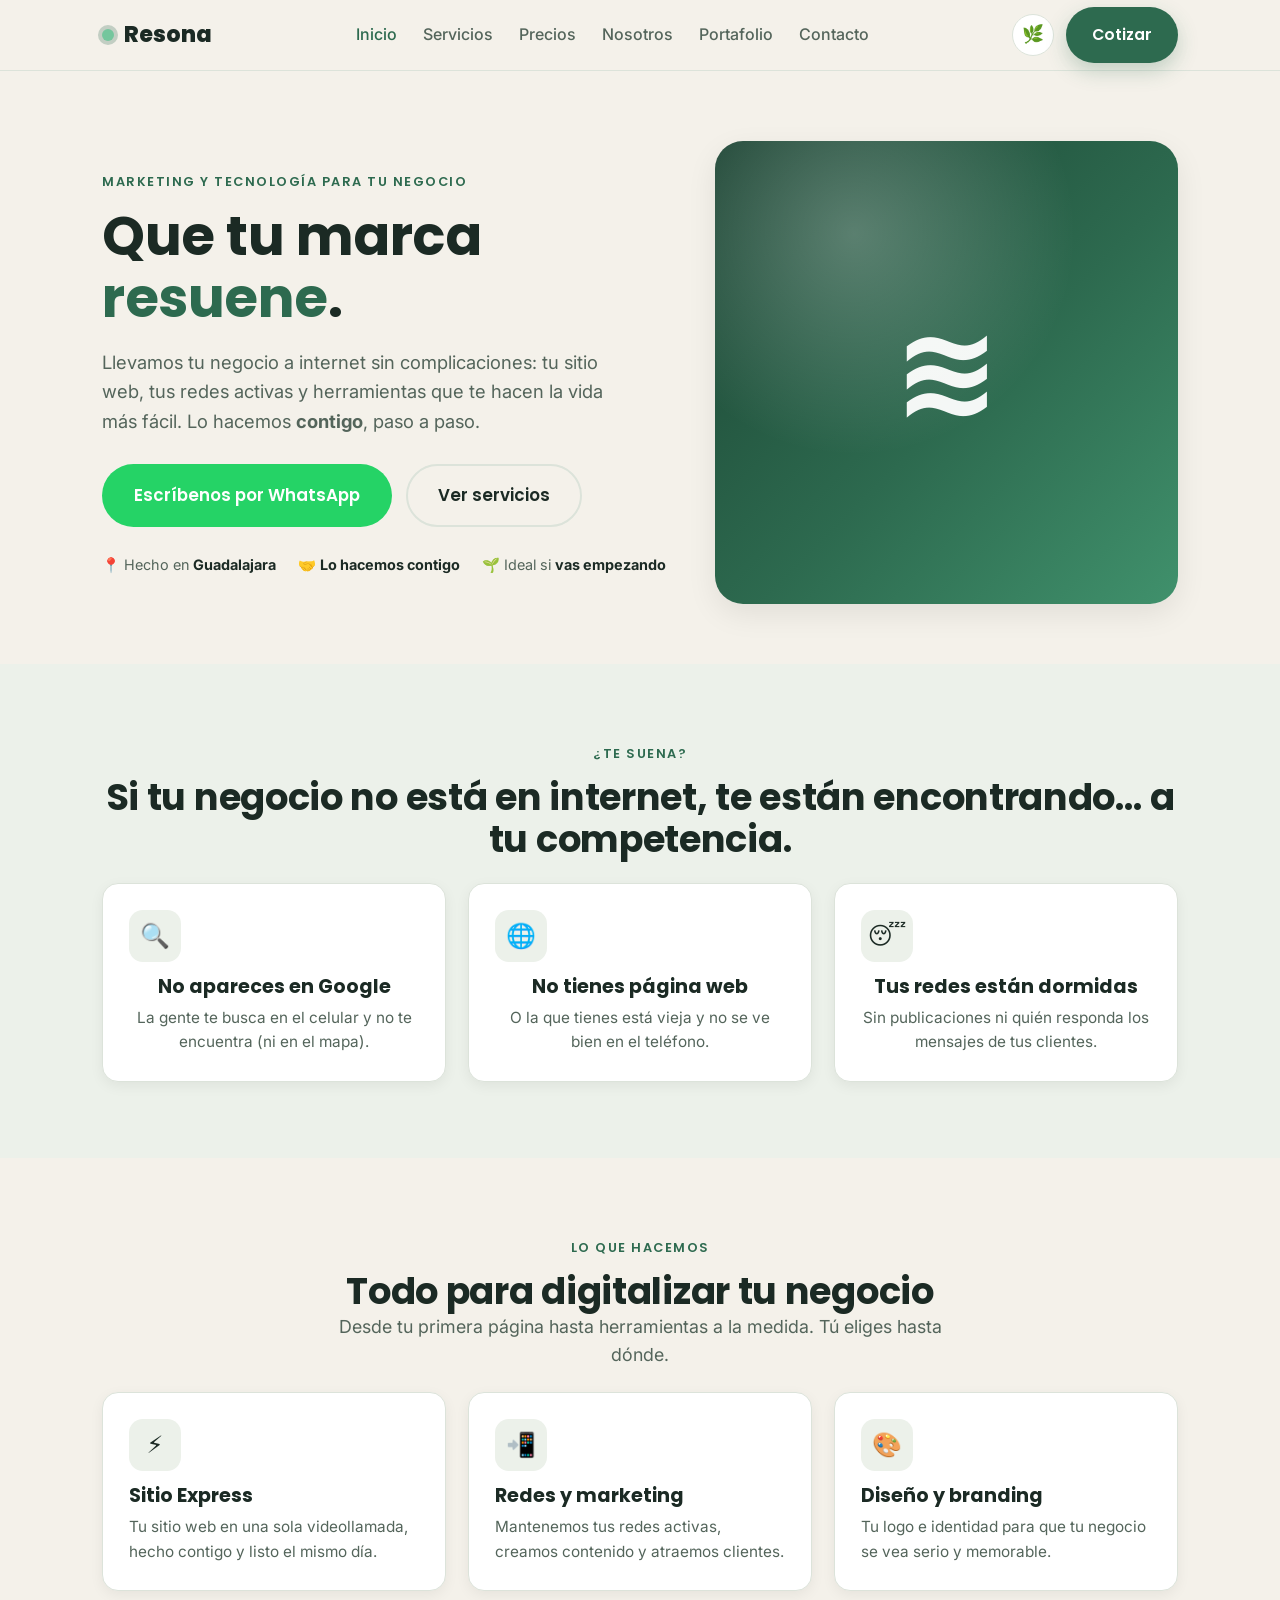
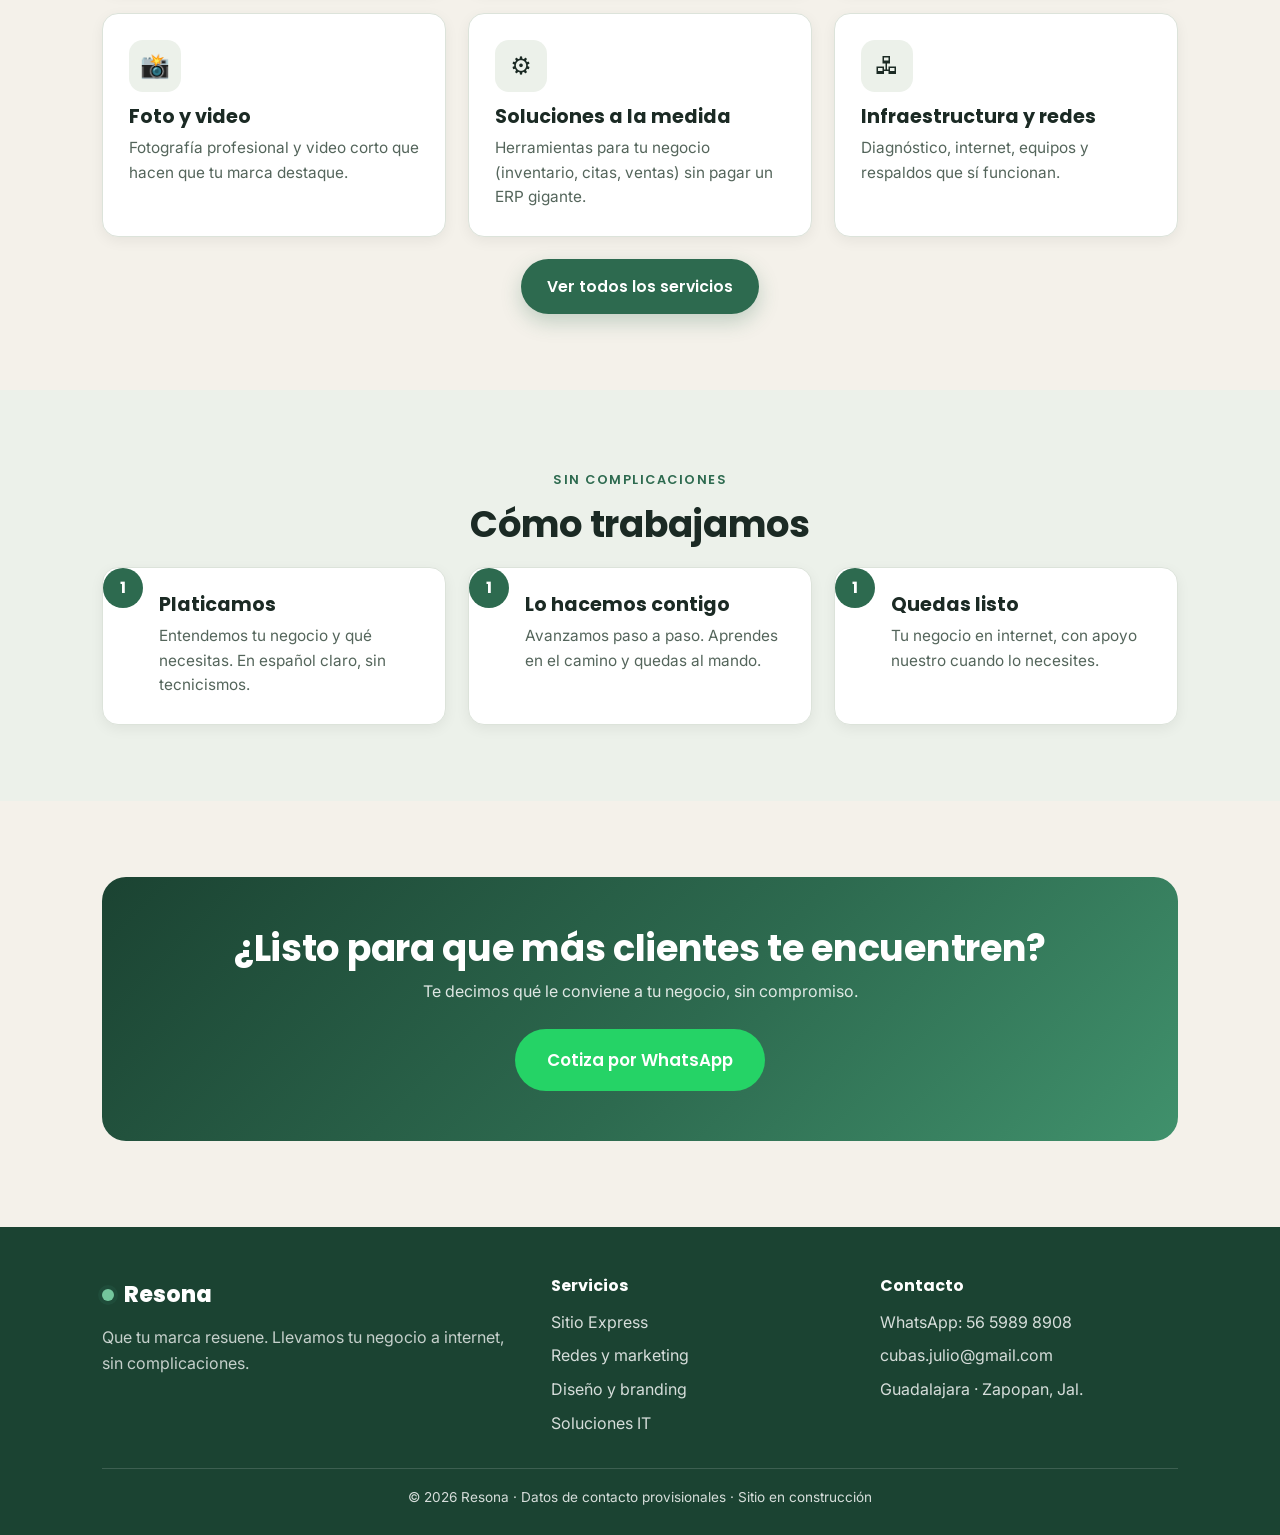
<file: index.html>
<!DOCTYPE html>
<html lang="es" data-theme="natural">
<head>
  <meta charset="utf-8">
  <meta name="viewport" content="width=device-width, initial-scale=1">
  <title>Resona · Que tu marca resuene</title>
  <meta name="description" content="Resona: sitios web, redes sociales, diseño y soluciones de tecnología para negocios de Guadalajara. Lo hacemos contigo, sin complicaciones.">
  <link rel="preconnect" href="https://fonts.googleapis.com">
  <link rel="preconnect" href="https://fonts.gstatic.com" crossorigin>
  <link href="https://fonts.googleapis.com/css2?family=Poppins:wght@500;600;700;800&family=Inter:wght@400;500;600&display=swap" rel="stylesheet">
  <link rel="stylesheet" href="css/styles.css">
</head>
<body>
  <header class="header">
    <div class="container nav">
      <a href="index.html" class="brand"><span class="dot"></span>Resona</a>
      <ul class="nav-links" id="navLinks">
        <li><a href="index.html" class="active">Inicio</a></li>
        <li><a href="servicios.html">Servicios</a></li>
        <li><a href="servicios-paquetes.html">Precios</a></li>
        <li><a href="nosotros.html">Nosotros</a></li>
        <li><a href="portafolio.html">Portafolio</a></li>
        <li><a href="contacto.html">Contacto</a></li>
      </ul>
      <div class="nav-actions">
        <button class="theme-toggle" id="themeToggle" title="Cambiar color" aria-label="Cambiar color">🌿</button>
        <a href="contacto.html" class="btn btn--primary">Cotizar</a>
        <button class="menu-btn" id="menuBtn" aria-label="Menú">☰</button>
      </div>
    </div>
  </header>

  <!-- HERO -->
  <section class="hero">
    <div class="container hero-grid">
      <div>
        <span class="eyebrow">Marketing y tecnología para tu negocio</span>
        <h1>Que tu marca <span>resuene</span>.</h1>
        <p>Llevamos tu negocio a internet sin complicaciones: tu sitio web, tus redes activas y herramientas que te hacen la vida más fácil. Lo hacemos <b>contigo</b>, paso a paso.</p>
        <div class="hero-cta">
          <a href="https://wa.me/525659898908?text=Hola%20Resona,%20quiero%20informaci%C3%B3n" class="btn btn--wa btn--lg">Escríbenos por WhatsApp</a>
          <a href="servicios.html" class="btn btn--ghost btn--lg">Ver servicios</a>
        </div>
        <div class="trust">
          <span>📍 Hecho en <b>Guadalajara</b></span>
          <span>🤝 <b>Lo hacemos contigo</b></span>
          <span>🌱 Ideal si <b>vas empezando</b></span>
        </div>
      </div>
      <div class="hero-art"><span class="wave">≋</span></div>
    </div>
  </section>

  <!-- PROBLEMA -->
  <section class="section section--tint">
    <div class="container center">
      <span class="eyebrow">¿Te suena?</span>
      <h2>Si tu negocio no está en internet, te están encontrando… a tu competencia.</h2>
      <div class="grid grid-3 mt">
        <div class="card"><div class="ico">🔍</div><h3>No apareces en Google</h3><p>La gente te busca en el celular y no te encuentra (ni en el mapa).</p></div>
        <div class="card"><div class="ico">🌐</div><h3>No tienes página web</h3><p>O la que tienes está vieja y no se ve bien en el teléfono.</p></div>
        <div class="card"><div class="ico">😴</div><h3>Tus redes están dormidas</h3><p>Sin publicaciones ni quién responda los mensajes de tus clientes.</p></div>
      </div>
    </div>
  </section>

  <!-- SERVICIOS -->
  <section class="section">
    <div class="container">
      <div class="center"><span class="eyebrow">Lo que hacemos</span><h2>Todo para digitalizar tu negocio</h2><p class="lead">Desde tu primera página hasta herramientas a la medida. Tú eliges hasta dónde.</p></div>
      <div class="grid grid-3 mt">
        <div class="card"><div class="ico">⚡</div><h3>Sitio Express</h3><p>Tu sitio web en una sola videollamada, hecho contigo y listo el mismo día.</p></div>
        <div class="card"><div class="ico">📲</div><h3>Redes y marketing</h3><p>Mantenemos tus redes activas, creamos contenido y atraemos clientes.</p></div>
        <div class="card"><div class="ico">🎨</div><h3>Diseño y branding</h3><p>Tu logo e identidad para que tu negocio se vea serio y memorable.</p></div>
        <div class="card"><div class="ico">📸</div><h3>Foto y video</h3><p>Fotografía profesional y video corto que hacen que tu marca destaque.</p></div>
        <div class="card"><div class="ico">⚙️</div><h3>Soluciones a la medida</h3><p>Herramientas para tu negocio (inventario, citas, ventas) sin pagar un ERP gigante.</p></div>
        <div class="card"><div class="ico">🖧</div><h3>Infraestructura y redes</h3><p>Diagnóstico, internet, equipos y respaldos que sí funcionan.</p></div>
      </div>
      <div class="center mt"><a href="servicios.html" class="btn btn--primary">Ver todos los servicios</a></div>
    </div>
  </section>

  <!-- CÓMO -->
  <section class="section section--tint">
    <div class="container">
      <div class="center"><span class="eyebrow">Sin complicaciones</span><h2>Cómo trabajamos</h2></div>
      <div class="grid grid-3 mt">
        <div class="card step"><h3>Platicamos</h3><p>Entendemos tu negocio y qué necesitas. En español claro, sin tecnicismos.</p></div>
        <div class="card step"><h3>Lo hacemos contigo</h3><p>Avanzamos paso a paso. Aprendes en el camino y quedas al mando.</p></div>
        <div class="card step"><h3>Quedas listo</h3><p>Tu negocio en internet, con apoyo nuestro cuando lo necesites.</p></div>
      </div>
    </div>
  </section>

  <!-- CTA -->
  <section class="section">
    <div class="container">
      <div class="cta-band">
        <h2>¿Listo para que más clientes te encuentren?</h2>
        <p>Te decimos qué le conviene a tu negocio, sin compromiso.</p>
        <a href="https://wa.me/525659898908?text=Hola%20Resona,%20quiero%20una%20cotizaci%C3%B3n" class="btn btn--wa btn--lg">Cotiza por WhatsApp</a>
      </div>
    </div>
  </section>

  <footer class="footer">
    <div class="container">
      <div class="footer-grid">
        <div>
          <div class="brand"><span class="dot"></span>Resona</div>
          <p style="color:rgba(255,255,255,.75)">Que tu marca resuene. Llevamos tu negocio a internet, sin complicaciones.</p>
        </div>
        <div>
          <h4>Servicios</h4>
          <ul>
            <li><a href="servicios.html">Sitio Express</a></li>
            <li><a href="servicios.html">Redes y marketing</a></li>
            <li><a href="servicios.html">Diseño y branding</a></li>
            <li><a href="servicios.html">Soluciones IT</a></li>
          </ul>
        </div>
        <div>
          <h4>Contacto</h4>
          <ul>
            <li><a href="https://wa.me/525659898908">WhatsApp: 56 5989 8908</a></li>
            <li><a href="mailto:cubas.julio@gmail.com">cubas.julio@gmail.com</a></li>
            <li>Guadalajara · Zapopan, Jal.</li>
          </ul>
        </div>
      </div>
      <div class="footer-bottom">© 2026 Resona · Datos de contacto provisionales · Sitio en construcción</div>
    </div>
  </footer>
  <script src="js/main.js"></script>
</body>
</html>
</file>
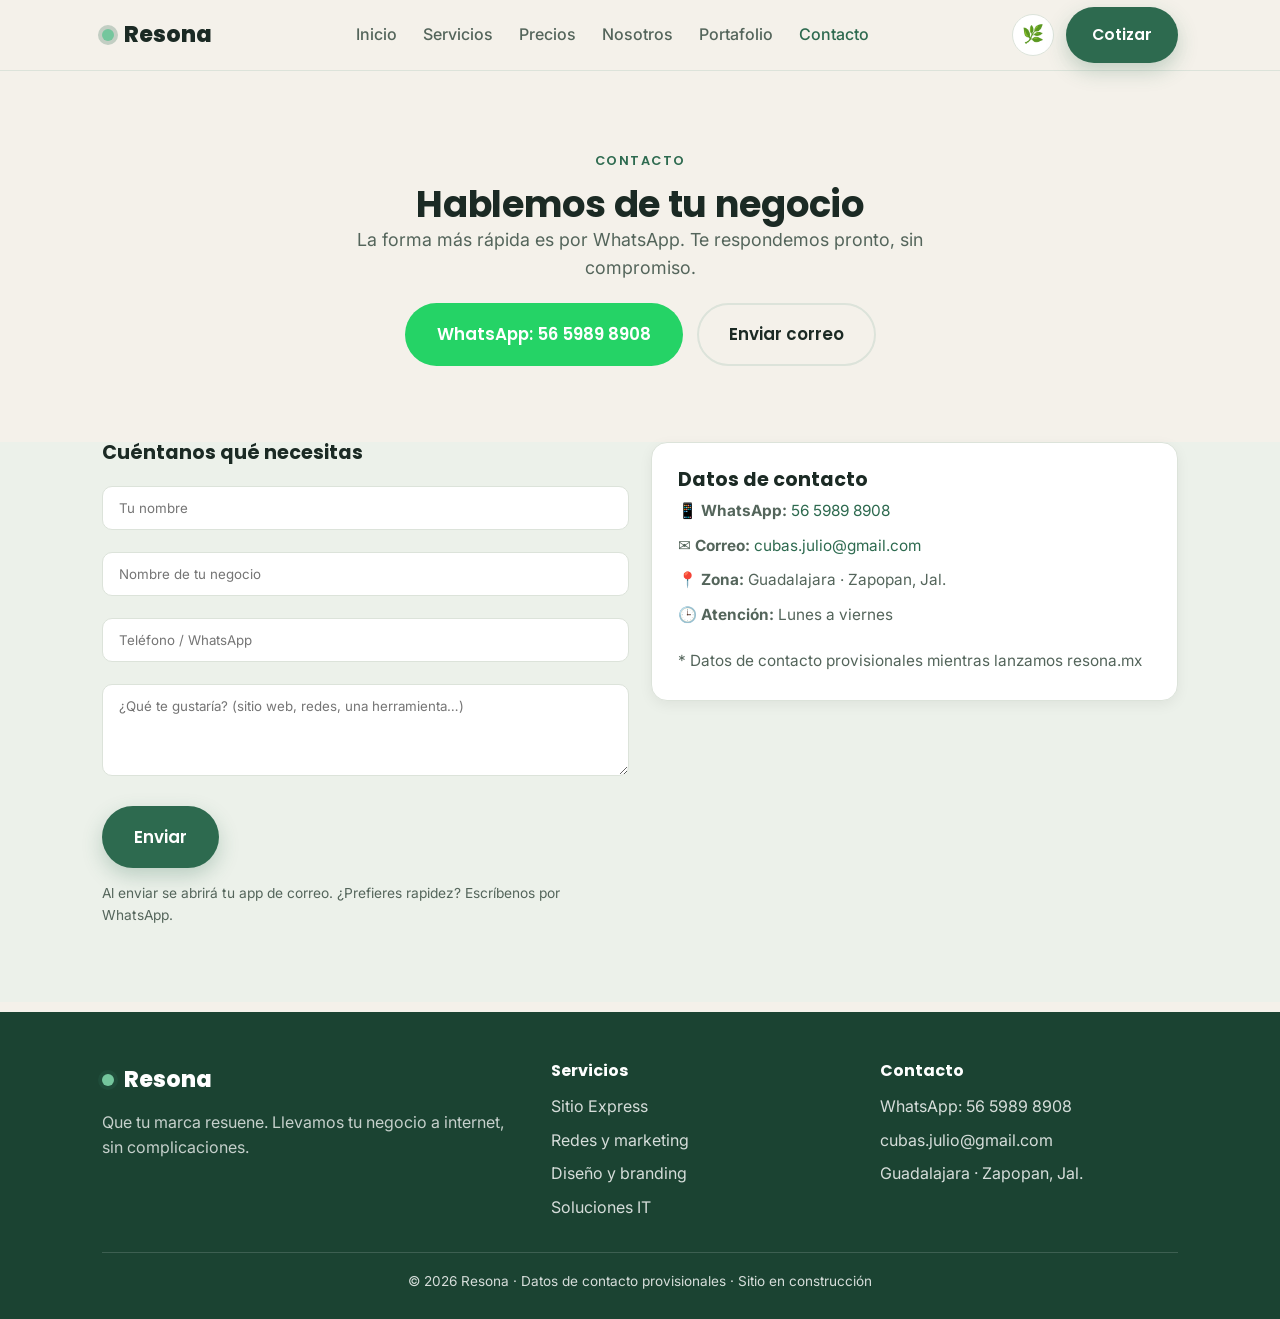
<file: contacto.html>
<!DOCTYPE html>
<html lang="es" data-theme="natural">
<head>
  <meta charset="utf-8">
  <meta name="viewport" content="width=device-width, initial-scale=1">
  <title>Contacto · Resona</title>
  <meta name="description" content="Contáctanos por WhatsApp o correo. Cotización sin compromiso.">
  <link rel="preconnect" href="https://fonts.googleapis.com">
  <link rel="preconnect" href="https://fonts.gstatic.com" crossorigin>
  <link href="https://fonts.googleapis.com/css2?family=Poppins:wght@500;600;700;800&family=Inter:wght@400;500;600&display=swap" rel="stylesheet">
  <link rel="stylesheet" href="css/styles.css">
</head>
<body>
  <header class="header">
    <div class="container nav">
      <a href="index.html" class="brand"><span class="dot"></span>Resona</a>
      <ul class="nav-links" id="navLinks">
        <li><a href="index.html">Inicio</a></li>
        <li><a href="servicios.html">Servicios</a></li>
        <li><a href="servicios-paquetes.html">Precios</a></li>
        <li><a href="nosotros.html">Nosotros</a></li>
        <li><a href="portafolio.html">Portafolio</a></li>
        <li><a href="contacto.html" class="active">Contacto</a></li>
      </ul>
      <div class="nav-actions">
        <button class="theme-toggle" id="themeToggle" title="Cambiar color" aria-label="Cambiar color">🌿</button>
        <a href="#form" class="btn btn--primary">Cotizar</a>
        <button class="menu-btn" id="menuBtn" aria-label="Menú">☰</button>
      </div>
    </div>
  </header>

  <section class="section">
    <div class="container center">
      <span class="eyebrow">Contacto</span>
      <h2>Hablemos de tu negocio</h2>
      <p class="lead">La forma más rápida es por WhatsApp. Te respondemos pronto, sin compromiso.</p>
      <div class="hero-cta" style="justify-content:center;margin-top:20px">
        <a href="https://wa.me/525659898908?text=Hola%20Resona,%20quiero%20informaci%C3%B3n" class="btn btn--wa btn--lg">WhatsApp: 56 5989 8908</a>
        <a href="mailto:cubas.julio@gmail.com" class="btn btn--ghost btn--lg">Enviar correo</a>
      </div>
    </div>
  </section>

  <section class="section section--tint" id="form" style="padding-top:0">
    <div class="container">
      <div class="grid grid-2">
        <div>
          <h3 class="mb">Cuéntanos qué necesitas</h3>
          <form action="mailto:cubas.julio@gmail.com" method="post" enctype="text/plain">
            <p class="mb"><input name="Nombre" placeholder="Tu nombre" required style="width:100%;padding:13px 16px;border:1px solid var(--border);border-radius:10px;background:var(--surface);color:var(--text);font-family:inherit"></p>
            <p class="mb"><input name="Negocio" placeholder="Nombre de tu negocio" style="width:100%;padding:13px 16px;border:1px solid var(--border);border-radius:10px;background:var(--surface);color:var(--text);font-family:inherit"></p>
            <p class="mb"><input name="Telefono" placeholder="Teléfono / WhatsApp" style="width:100%;padding:13px 16px;border:1px solid var(--border);border-radius:10px;background:var(--surface);color:var(--text);font-family:inherit"></p>
            <p class="mb"><textarea name="Mensaje" placeholder="¿Qué te gustaría? (sitio web, redes, una herramienta…)" rows="4" style="width:100%;padding:13px 16px;border:1px solid var(--border);border-radius:10px;background:var(--surface);color:var(--text);font-family:inherit"></textarea></p>
            <button type="submit" class="btn btn--primary btn--lg">Enviar</button>
            <p class="note">Al enviar se abrirá tu app de correo. ¿Prefieres rapidez? Escríbenos por WhatsApp.</p>
          </form>
        </div>
        <div>
          <div class="card">
            <h3 class="mb">Datos de contacto</h3>
            <p>📱 <b>WhatsApp:</b> <a href="https://wa.me/525659898908" style="color:var(--primary)">56 5989 8908</a></p>
            <p class="mt-s">✉️ <b>Correo:</b> <a href="mailto:cubas.julio@gmail.com" style="color:var(--primary)">cubas.julio@gmail.com</a></p>
            <p class="mt-s">📍 <b>Zona:</b> Guadalajara · Zapopan, Jal.</p>
            <p class="mt-s">🕒 <b>Atención:</b> Lunes a viernes</p>
            <p class="note mt">* Datos de contacto provisionales mientras lanzamos resona.mx</p>
          </div>
        </div>
      </div>
    </div>
  </section>

  <footer class="footer">
    <div class="container">
      <div class="footer-grid">
        <div><div class="brand"><span class="dot"></span>Resona</div><p style="color:rgba(255,255,255,.75)">Que tu marca resuene. Llevamos tu negocio a internet, sin complicaciones.</p></div>
        <div><h4>Servicios</h4><ul><li><a href="servicios.html">Sitio Express</a></li><li><a href="servicios.html">Redes y marketing</a></li><li><a href="servicios.html">Diseño y branding</a></li><li><a href="servicios.html">Soluciones IT</a></li></ul></div>
        <div><h4>Contacto</h4><ul><li><a href="https://wa.me/525659898908">WhatsApp: 56 5989 8908</a></li><li><a href="mailto:cubas.julio@gmail.com">cubas.julio@gmail.com</a></li><li>Guadalajara · Zapopan, Jal.</li></ul></div>
      </div>
      <div class="footer-bottom">© 2026 Resona · Datos de contacto provisionales · Sitio en construcción</div>
    </div>
  </footer>
  <script src="js/main.js"></script>
</body>
</html>
</file>
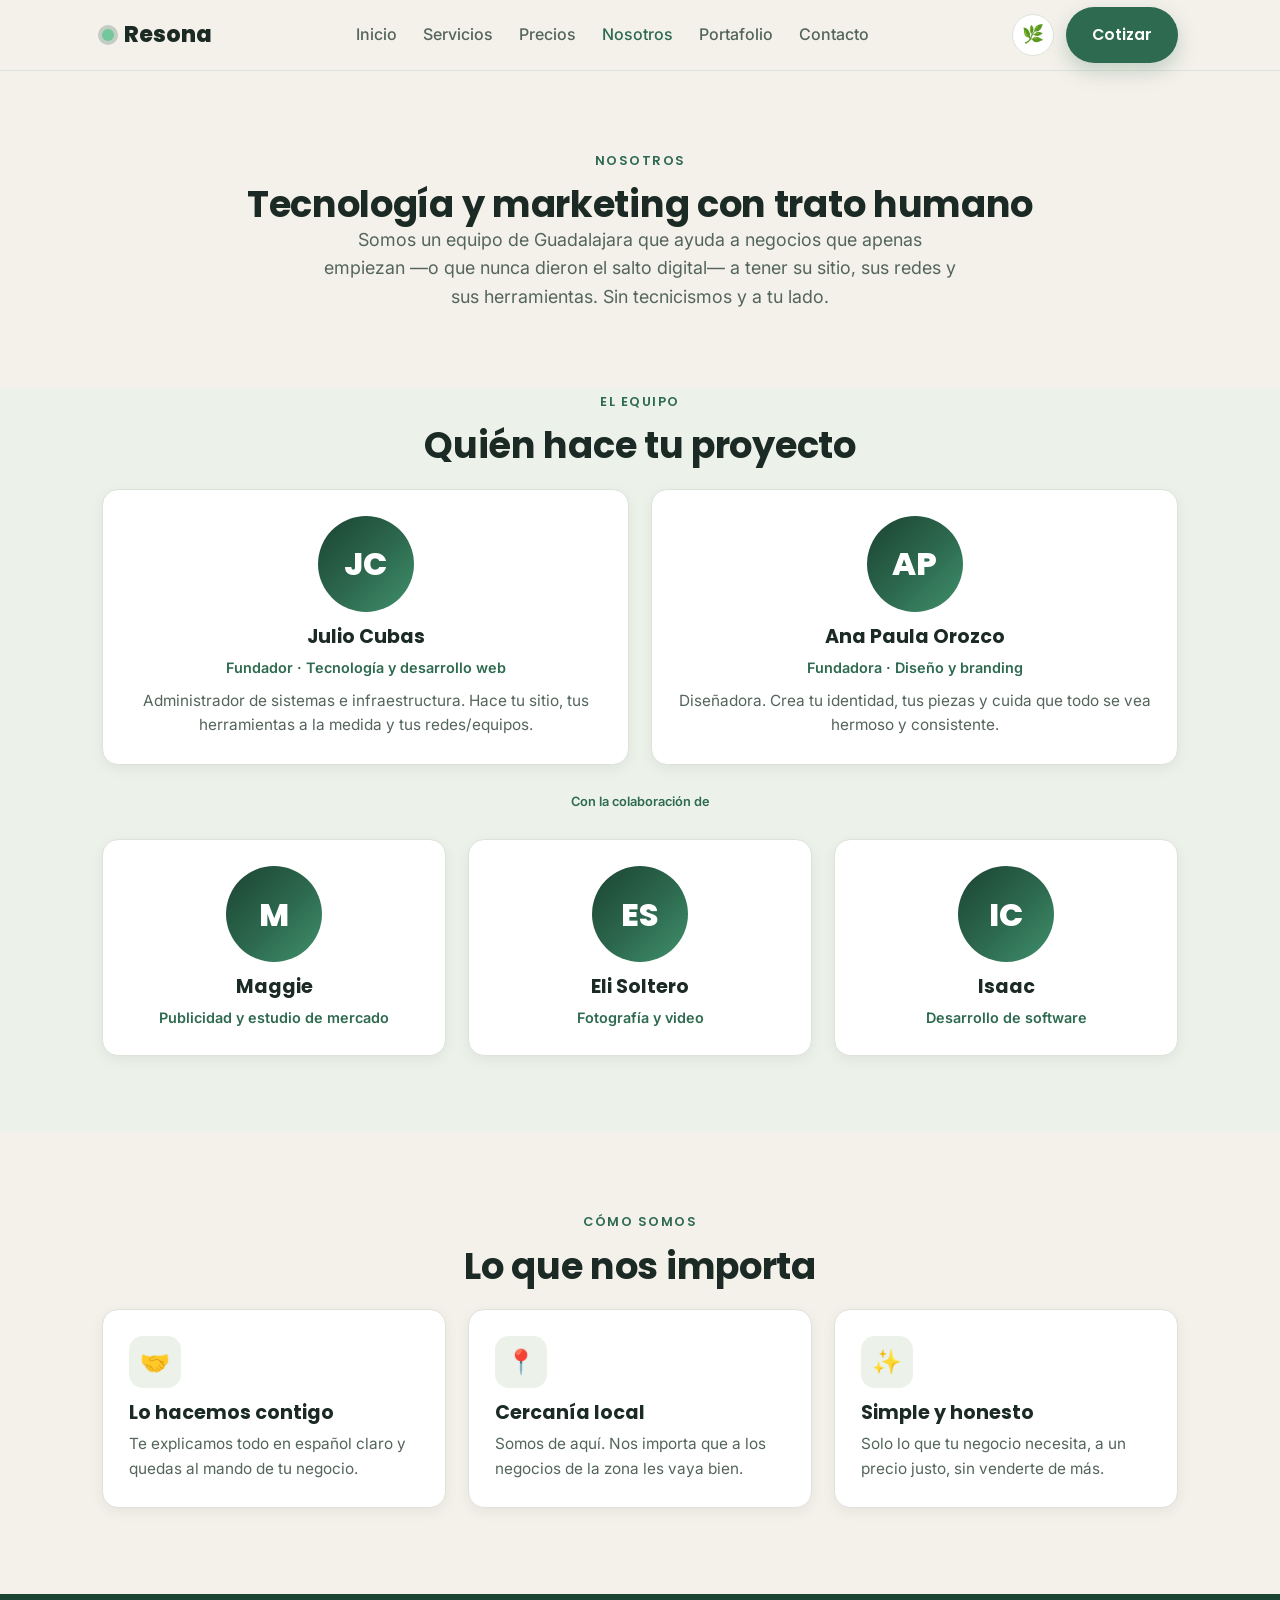
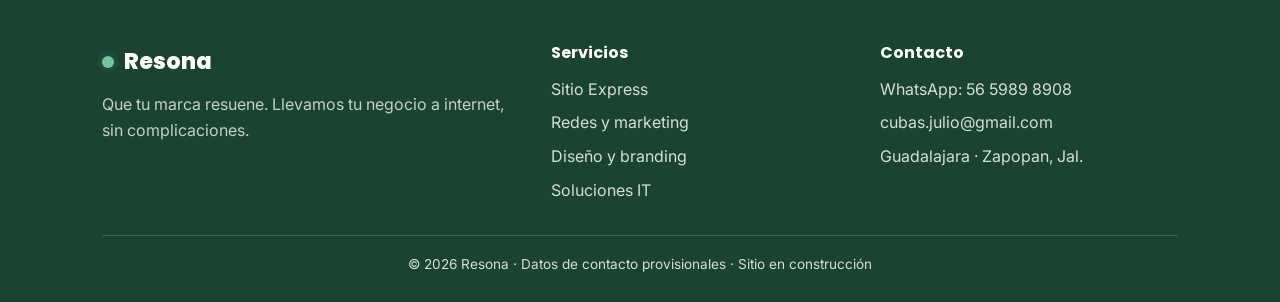
<file: nosotros.html>
<!DOCTYPE html>
<html lang="es" data-theme="natural">
<head>
  <meta charset="utf-8">
  <meta name="viewport" content="width=device-width, initial-scale=1">
  <title>Nosotros · Resona</title>
  <meta name="description" content="Somos un equipo de Guadalajara que ayuda a negocios a tener presencia digital sin complicaciones.">
  <link rel="preconnect" href="https://fonts.googleapis.com">
  <link rel="preconnect" href="https://fonts.gstatic.com" crossorigin>
  <link href="https://fonts.googleapis.com/css2?family=Poppins:wght@500;600;700;800&family=Inter:wght@400;500;600&display=swap" rel="stylesheet">
  <link rel="stylesheet" href="css/styles.css">
</head>
<body>
  <header class="header">
    <div class="container nav">
      <a href="index.html" class="brand"><span class="dot"></span>Resona</a>
      <ul class="nav-links" id="navLinks">
        <li><a href="index.html">Inicio</a></li>
        <li><a href="servicios.html">Servicios</a></li>
        <li><a href="servicios-paquetes.html">Precios</a></li>
        <li><a href="nosotros.html" class="active">Nosotros</a></li>
        <li><a href="portafolio.html">Portafolio</a></li>
        <li><a href="contacto.html">Contacto</a></li>
      </ul>
      <div class="nav-actions">
        <button class="theme-toggle" id="themeToggle" title="Cambiar color" aria-label="Cambiar color">🌿</button>
        <a href="contacto.html" class="btn btn--primary">Cotizar</a>
        <button class="menu-btn" id="menuBtn" aria-label="Menú">☰</button>
      </div>
    </div>
  </header>

  <section class="section">
    <div class="container center">
      <span class="eyebrow">Nosotros</span>
      <h2>Tecnología y marketing con trato humano</h2>
      <p class="lead">Somos un equipo de Guadalajara que ayuda a negocios que apenas empiezan —o que nunca dieron el salto digital— a tener su sitio, sus redes y sus herramientas. Sin tecnicismos y a tu lado.</p>
    </div>
  </section>

  <section class="section section--tint" style="padding-top:0">
    <div class="container">
      <div class="center"><span class="eyebrow">El equipo</span><h2>Quién hace tu proyecto</h2></div>
      <div class="grid grid-2 mt">
        <div class="card member"><div class="avatar">JC</div><h3>Julio Cubas</h3><div class="role">Fundador · Tecnología y desarrollo web</div><p class="mt-s">Administrador de sistemas e infraestructura. Hace tu sitio, tus herramientas a la medida y tus redes/equipos.</p></div>
        <div class="card member"><div class="avatar">AP</div><h3>Ana Paula Orozco</h3><div class="role">Fundadora · Diseño y branding</div><p class="mt-s">Diseñadora. Crea tu identidad, tus piezas y cuida que todo se vea hermoso y consistente.</p></div>
      </div>
      <div class="center mt mb"><span class="badge">Con la colaboración de</span></div>
      <div class="grid grid-3">
        <div class="card member"><div class="avatar">M</div><h3>Maggie</h3><div class="role">Publicidad y estudio de mercado</div></div>
        <div class="card member"><div class="avatar">ES</div><h3>Eli Soltero</h3><div class="role">Fotografía y video</div></div>
        <div class="card member"><div class="avatar">IC</div><h3>Isaac</h3><div class="role">Desarrollo de software</div></div>
      </div>
    </div>
  </section>

  <section class="section">
    <div class="container">
      <div class="center"><span class="eyebrow">Cómo somos</span><h2>Lo que nos importa</h2></div>
      <div class="grid grid-3 mt">
        <div class="card"><div class="ico">🤝</div><h3>Lo hacemos contigo</h3><p>Te explicamos todo en español claro y quedas al mando de tu negocio.</p></div>
        <div class="card"><div class="ico">📍</div><h3>Cercanía local</h3><p>Somos de aquí. Nos importa que a los negocios de la zona les vaya bien.</p></div>
        <div class="card"><div class="ico">✨</div><h3>Simple y honesto</h3><p>Solo lo que tu negocio necesita, a un precio justo, sin venderte de más.</p></div>
      </div>
    </div>
  </section>

  <footer class="footer">
    <div class="container">
      <div class="footer-grid">
        <div><div class="brand"><span class="dot"></span>Resona</div><p style="color:rgba(255,255,255,.75)">Que tu marca resuene. Llevamos tu negocio a internet, sin complicaciones.</p></div>
        <div><h4>Servicios</h4><ul><li><a href="servicios.html">Sitio Express</a></li><li><a href="servicios.html">Redes y marketing</a></li><li><a href="servicios.html">Diseño y branding</a></li><li><a href="servicios.html">Soluciones IT</a></li></ul></div>
        <div><h4>Contacto</h4><ul><li><a href="https://wa.me/525659898908">WhatsApp: 56 5989 8908</a></li><li><a href="mailto:cubas.julio@gmail.com">cubas.julio@gmail.com</a></li><li>Guadalajara · Zapopan, Jal.</li></ul></div>
      </div>
      <div class="footer-bottom">© 2026 Resona · Datos de contacto provisionales · Sitio en construcción</div>
    </div>
  </footer>
  <script src="js/main.js"></script>
</body>
</html>
</file>
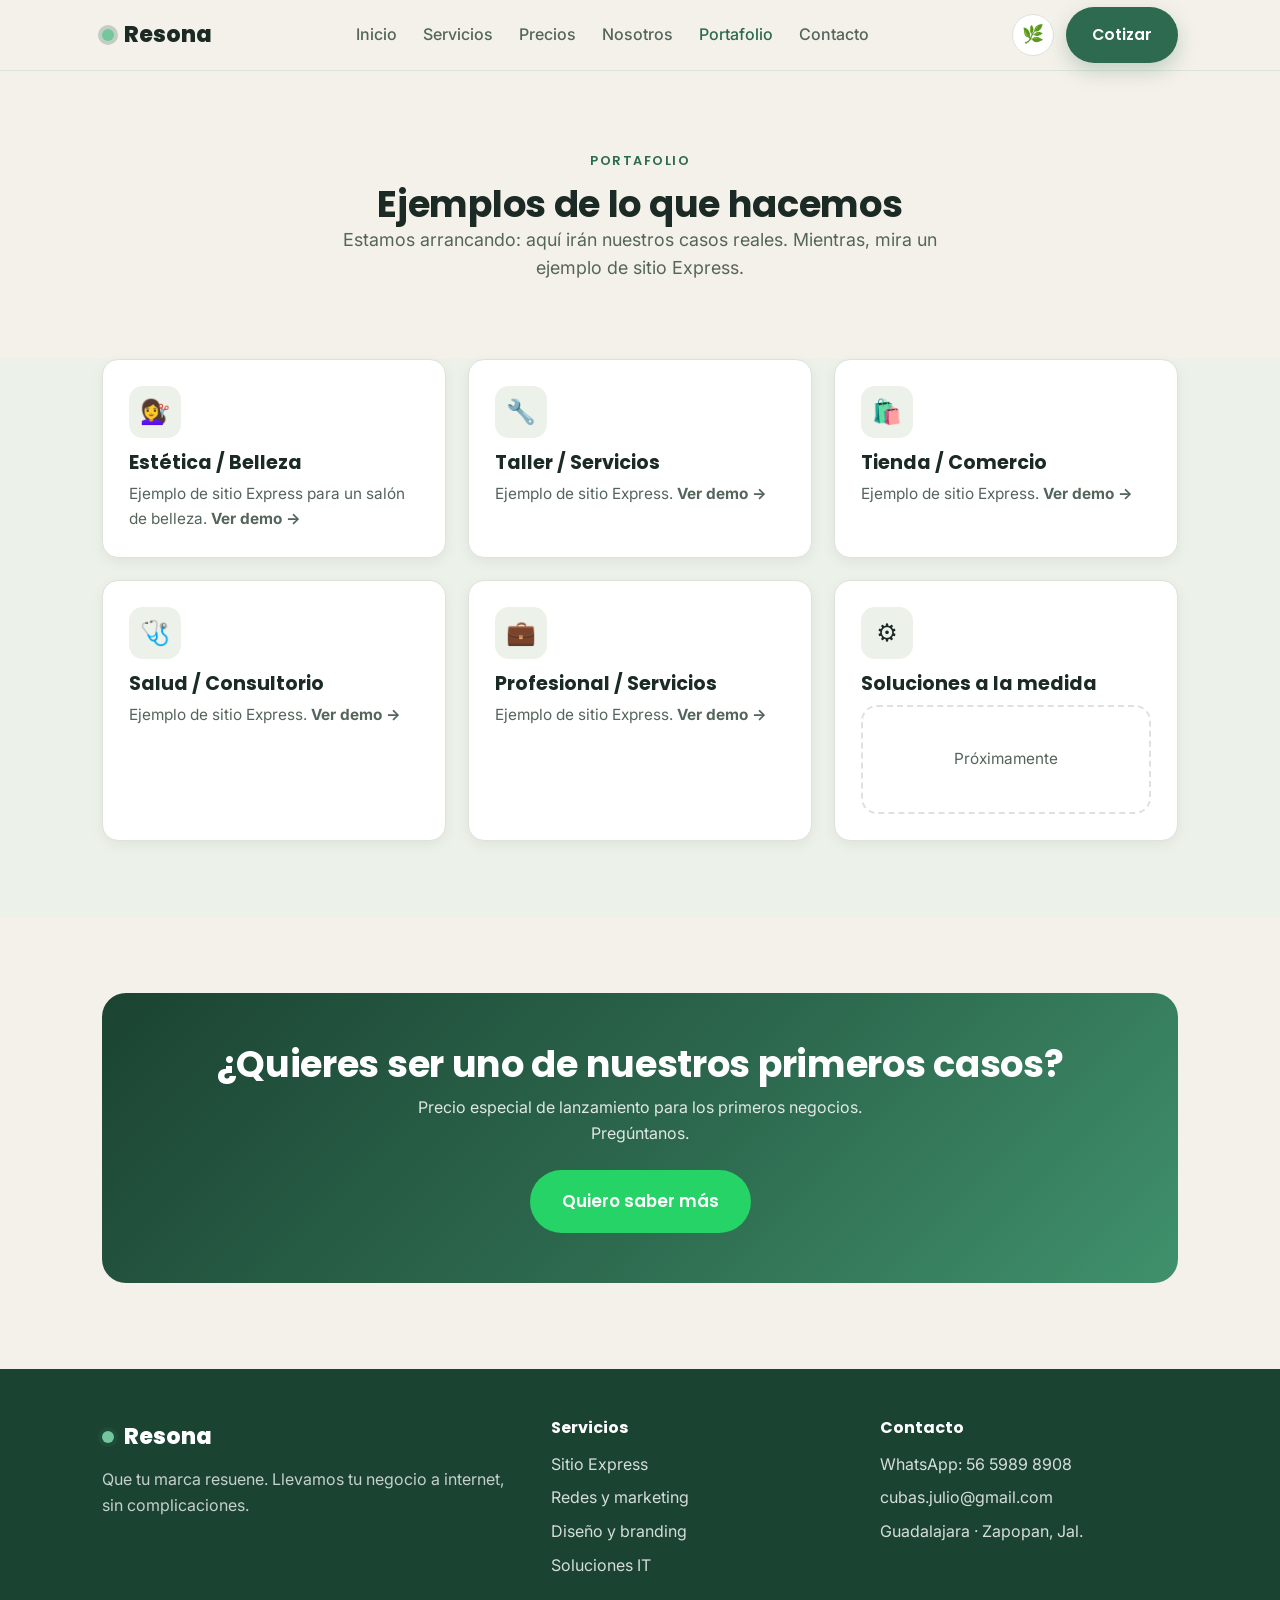
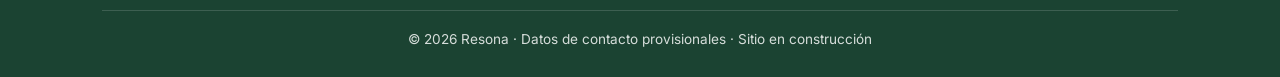
<file: portafolio.html>
<!DOCTYPE html>
<html lang="es" data-theme="natural">
<head>
  <meta charset="utf-8">
  <meta name="viewport" content="width=device-width, initial-scale=1">
  <title>Portafolio · Resona</title>
  <meta name="description" content="Ejemplos de sitios y proyectos de Resona.">
  <link rel="preconnect" href="https://fonts.googleapis.com">
  <link rel="preconnect" href="https://fonts.gstatic.com" crossorigin>
  <link href="https://fonts.googleapis.com/css2?family=Poppins:wght@500;600;700;800&family=Inter:wght@400;500;600&display=swap" rel="stylesheet">
  <link rel="stylesheet" href="css/styles.css">
</head>
<body>
  <header class="header">
    <div class="container nav">
      <a href="index.html" class="brand"><span class="dot"></span>Resona</a>
      <ul class="nav-links" id="navLinks">
        <li><a href="index.html">Inicio</a></li>
        <li><a href="servicios.html">Servicios</a></li>
        <li><a href="servicios-paquetes.html">Precios</a></li>
        <li><a href="nosotros.html">Nosotros</a></li>
        <li><a href="portafolio.html" class="active">Portafolio</a></li>
        <li><a href="contacto.html">Contacto</a></li>
      </ul>
      <div class="nav-actions">
        <button class="theme-toggle" id="themeToggle" title="Cambiar color" aria-label="Cambiar color">🌿</button>
        <a href="contacto.html" class="btn btn--primary">Cotizar</a>
        <button class="menu-btn" id="menuBtn" aria-label="Menú">☰</button>
      </div>
    </div>
  </header>

  <section class="section">
    <div class="container center">
      <span class="eyebrow">Portafolio</span>
      <h2>Ejemplos de lo que hacemos</h2>
      <p class="lead">Estamos arrancando: aquí irán nuestros casos reales. Mientras, mira un ejemplo de sitio Express.</p>
    </div>
  </section>

  <section class="section section--tint" style="padding-top:0">
    <div class="container">
      <div class="grid grid-3">
        <a class="card" href="plantillas/belleza/index.html">
          <div class="ico">💇‍♀️</div><h3>Estética / Belleza</h3>
          <p>Ejemplo de sitio Express para un salón de belleza. <b>Ver demo →</b></p>
        </a>
        <a class="card" href="plantillas/taller/index.html"><div class="ico">🔧</div><h3>Taller / Servicios</h3><p>Ejemplo de sitio Express. <b>Ver demo →</b></p></a>
        <a class="card" href="plantillas/tienda/index.html"><div class="ico">🛍️</div><h3>Tienda / Comercio</h3><p>Ejemplo de sitio Express. <b>Ver demo →</b></p></a>
        <a class="card" href="plantillas/salud/index.html"><div class="ico">🩺</div><h3>Salud / Consultorio</h3><p>Ejemplo de sitio Express. <b>Ver demo →</b></p></a>
        <a class="card" href="plantillas/profesional/index.html"><div class="ico">💼</div><h3>Profesional / Servicios</h3><p>Ejemplo de sitio Express. <b>Ver demo →</b></p></a>
        <div class="card"><div class="ico">⚙️</div><h3>Soluciones a la medida</h3><p class="placeholder-box" style="margin-top:10px">Próximamente</p></div>
      </div>
    </div>
  </section>

  <section class="section">
    <div class="container">
      <div class="cta-band">
        <h2>¿Quieres ser uno de nuestros primeros casos?</h2>
        <p>Precio especial de lanzamiento para los primeros negocios. Pregúntanos.</p>
        <a href="https://wa.me/525659898908?text=Quiero%20ser%20de%20los%20primeros%20clientes" class="btn btn--wa btn--lg">Quiero saber más</a>
      </div>
    </div>
  </section>

  <footer class="footer">
    <div class="container">
      <div class="footer-grid">
        <div><div class="brand"><span class="dot"></span>Resona</div><p style="color:rgba(255,255,255,.75)">Que tu marca resuene. Llevamos tu negocio a internet, sin complicaciones.</p></div>
        <div><h4>Servicios</h4><ul><li><a href="servicios.html">Sitio Express</a></li><li><a href="servicios.html">Redes y marketing</a></li><li><a href="servicios.html">Diseño y branding</a></li><li><a href="servicios.html">Soluciones IT</a></li></ul></div>
        <div><h4>Contacto</h4><ul><li><a href="https://wa.me/525659898908">WhatsApp: 56 5989 8908</a></li><li><a href="mailto:cubas.julio@gmail.com">cubas.julio@gmail.com</a></li><li>Guadalajara · Zapopan, Jal.</li></ul></div>
      </div>
      <div class="footer-bottom">© 2026 Resona · Datos de contacto provisionales · Sitio en construcción</div>
    </div>
  </footer>
  <script src="js/main.js"></script>
</body>
</html>
</file>
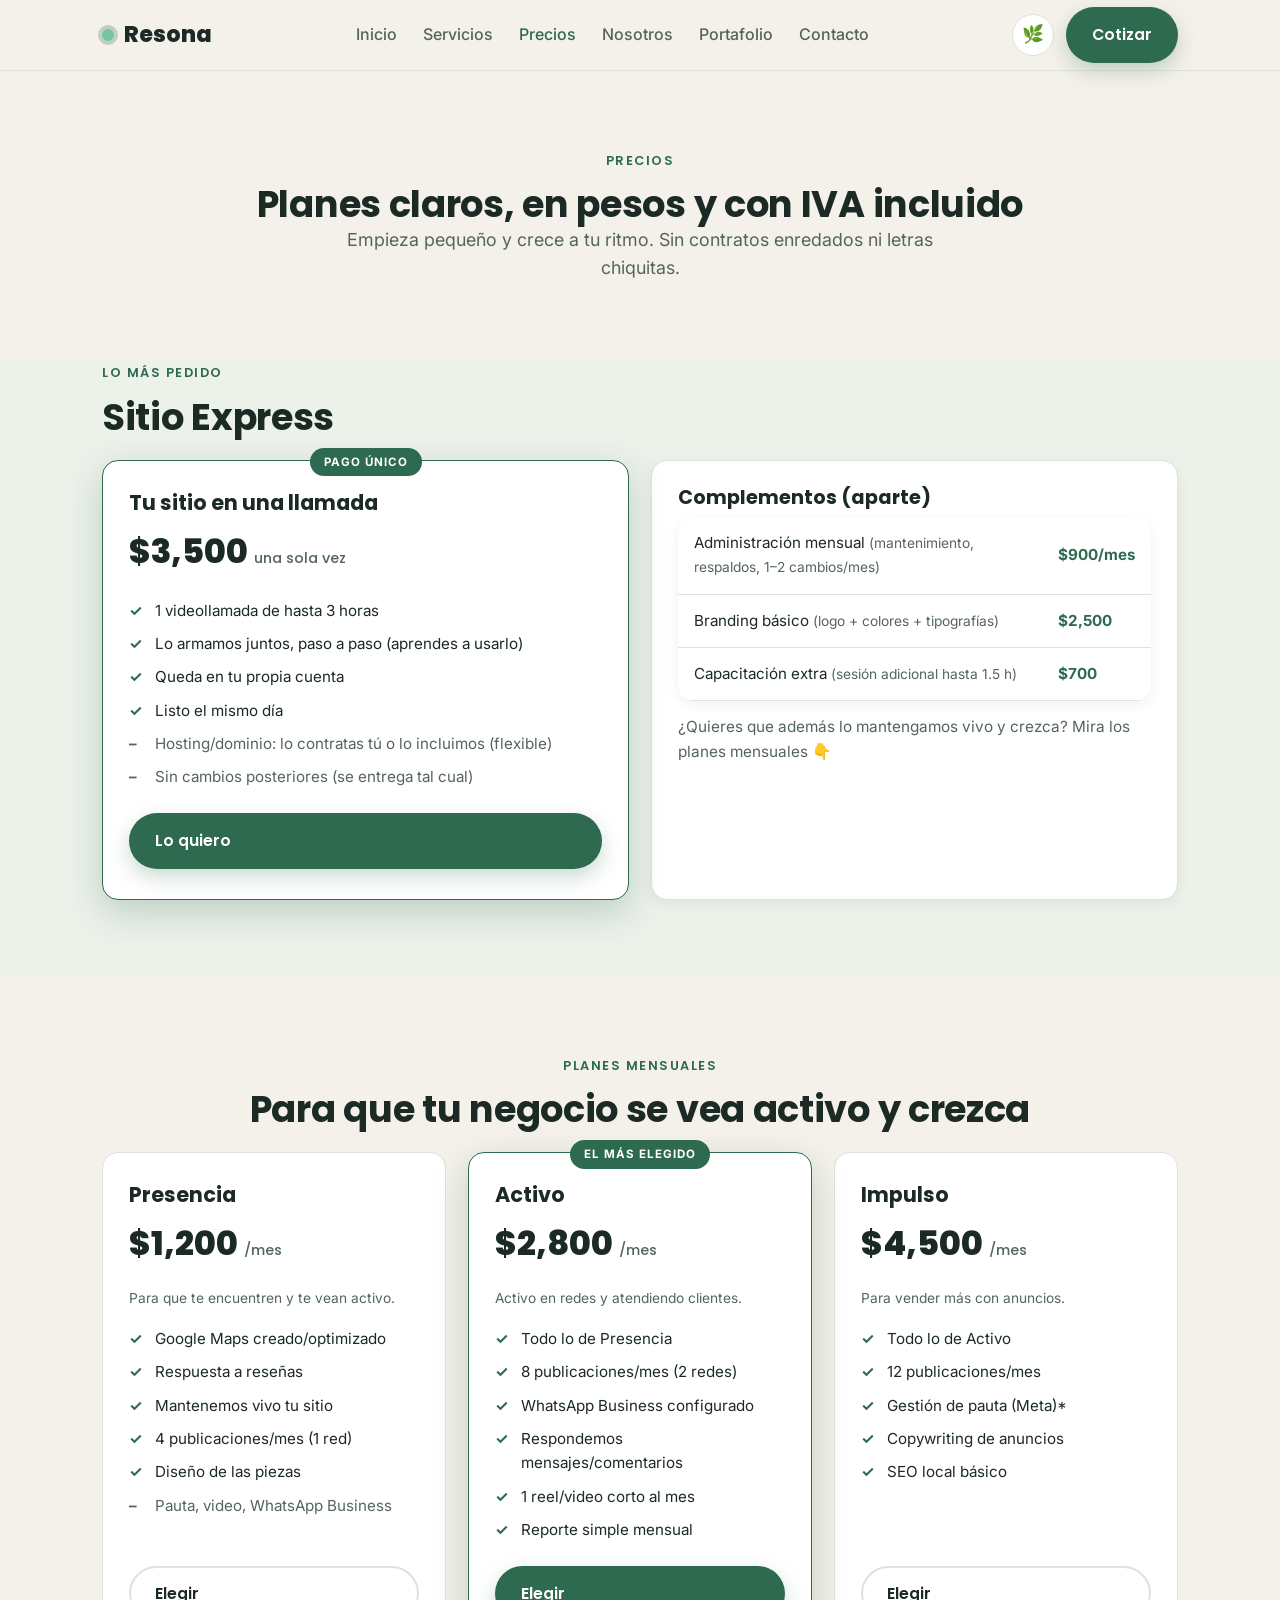
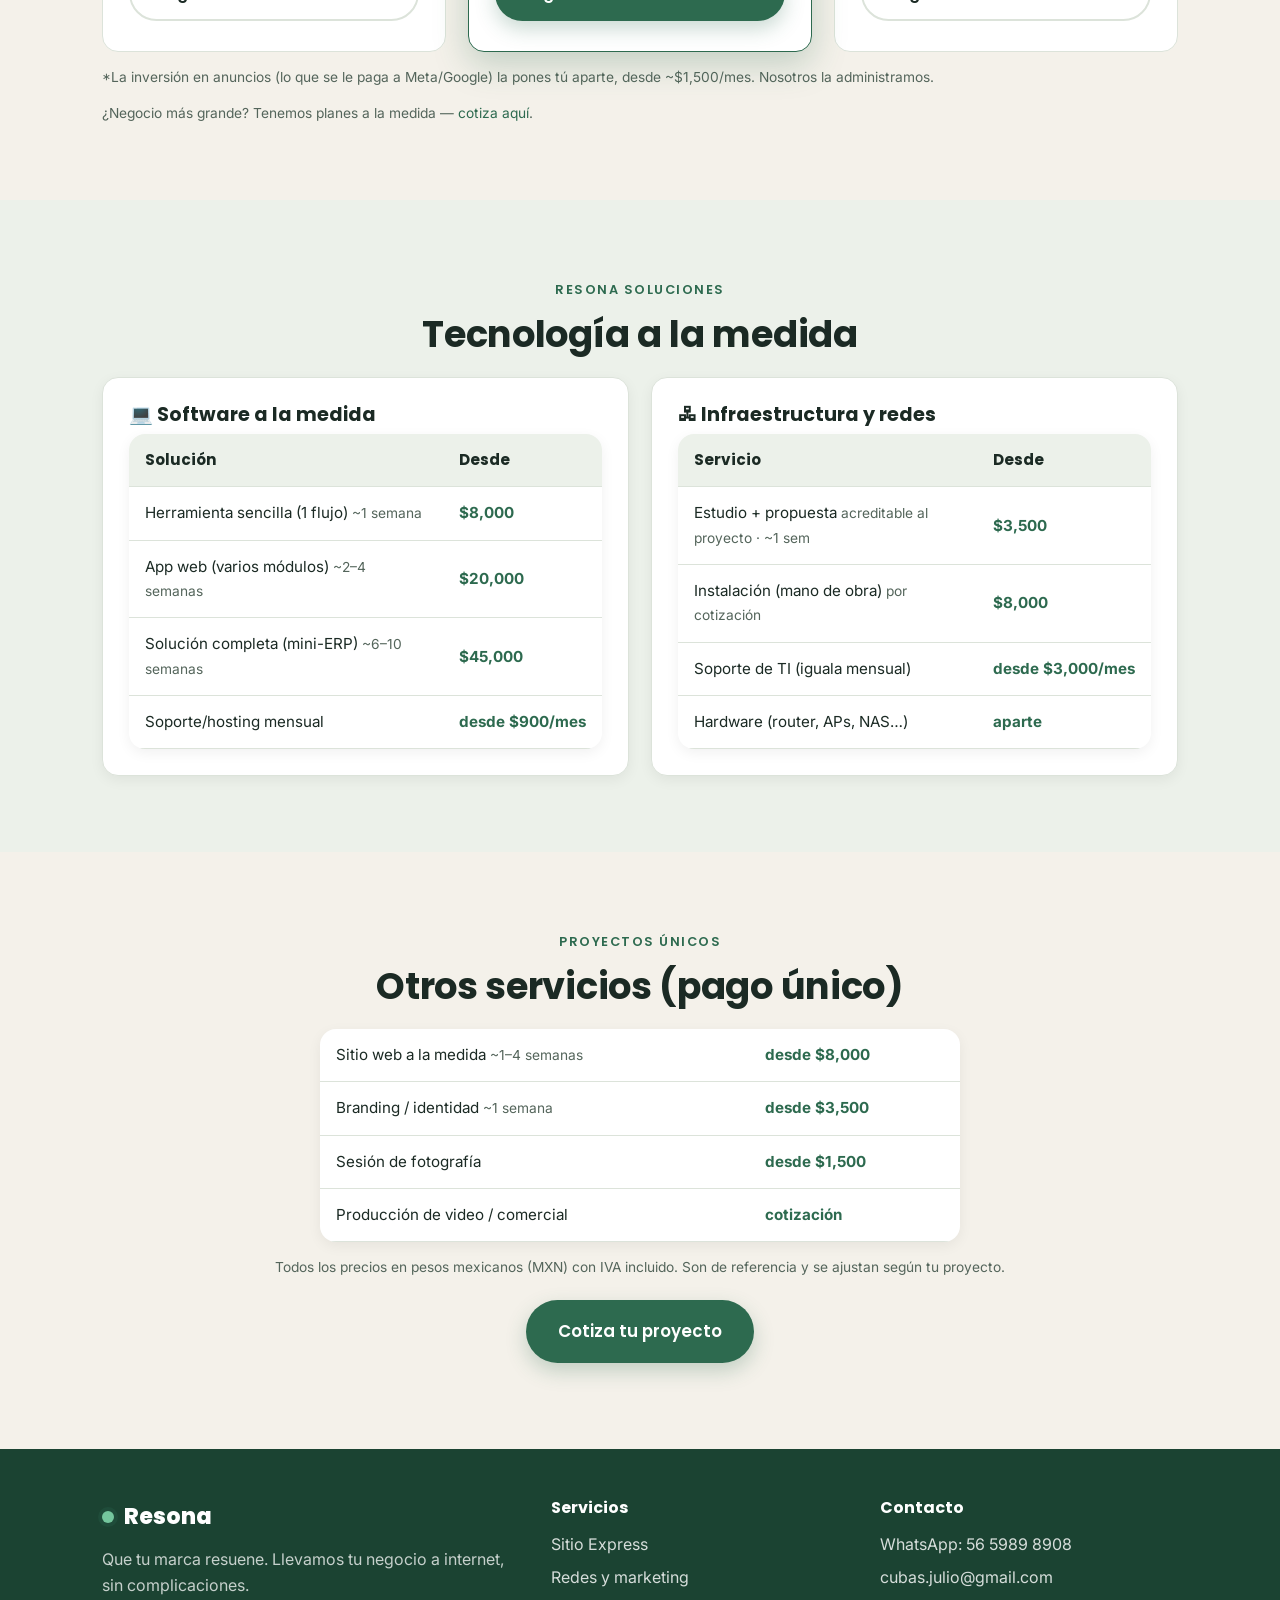
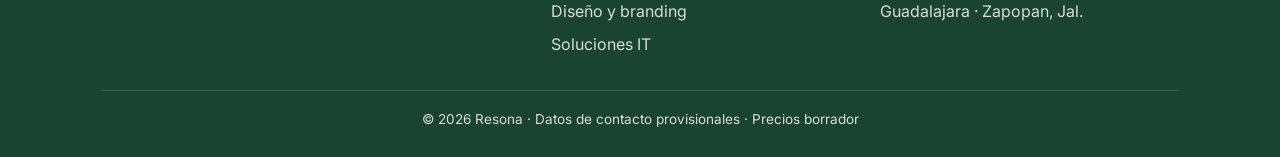
<file: servicios-paquetes.html>
<!DOCTYPE html>
<html lang="es" data-theme="natural">
<head>
  <meta charset="utf-8">
  <meta name="viewport" content="width=device-width, initial-scale=1">
  <title>Precios y paquetes · Resona</title>
  <meta name="description" content="Paquetes de marketing, sitios web Express y soluciones de TI a la medida. Precios en pesos, IVA incluido.">
  <link rel="preconnect" href="https://fonts.googleapis.com">
  <link rel="preconnect" href="https://fonts.gstatic.com" crossorigin>
  <link href="https://fonts.googleapis.com/css2?family=Poppins:wght@500;600;700;800&family=Inter:wght@400;500;600&display=swap" rel="stylesheet">
  <link rel="stylesheet" href="css/styles.css">
</head>
<body>
  <header class="header">
    <div class="container nav">
      <a href="index.html" class="brand"><span class="dot"></span>Resona</a>
      <ul class="nav-links" id="navLinks">
        <li><a href="index.html">Inicio</a></li>
        <li><a href="servicios.html">Servicios</a></li>
        <li><a href="servicios-paquetes.html" class="active">Precios</a></li>
        <li><a href="nosotros.html">Nosotros</a></li>
        <li><a href="portafolio.html">Portafolio</a></li>
        <li><a href="contacto.html">Contacto</a></li>
      </ul>
      <div class="nav-actions">
        <button class="theme-toggle" id="themeToggle" title="Cambiar color" aria-label="Cambiar color">🌿</button>
        <a href="contacto.html" class="btn btn--primary">Cotizar</a>
        <button class="menu-btn" id="menuBtn" aria-label="Menú">☰</button>
      </div>
    </div>
  </header>

  <section class="section">
    <div class="container center">
      <span class="eyebrow">Precios</span>
      <h2>Planes claros, en pesos y con IVA incluido</h2>
      <p class="lead">Empieza pequeño y crece a tu ritmo. Sin contratos enredados ni letras chiquitas.</p>
    </div>
  </section>

  <!-- EXPRESS -->
  <section class="section section--tint" style="padding-top:0">
    <div class="container">
      <span class="eyebrow">Lo más pedido</span><h2>Sitio Express</h2>
      <div class="grid grid-2 mt">
        <div class="plan featured">
          <span class="tag">Pago único</span>
          <h3>Tu sitio en una llamada</h3>
          <div class="price">$3,500 <small>una sola vez</small></div>
          <ul>
            <li>1 videollamada de hasta 3 horas</li>
            <li>Lo armamos juntos, paso a paso (aprendes a usarlo)</li>
            <li>Queda en tu propia cuenta</li>
            <li>Listo el mismo día</li>
            <li class="no">Hosting/dominio: lo contratas tú o lo incluimos (flexible)</li>
            <li class="no">Sin cambios posteriores (se entrega tal cual)</li>
          </ul>
          <a href="https://wa.me/525659898908?text=Quiero%20el%20Sitio%20Express" class="btn btn--primary">Lo quiero</a>
        </div>
        <div class="card">
          <h3 class="mb">Complementos (aparte)</h3>
          <table class="pricetable">
            <tr><td>Administración mensual <span class="note">(mantenimiento, respaldos, 1–2 cambios/mes)</span></td><td class="num">$900/mes</td></tr>
            <tr><td>Branding básico <span class="note">(logo + colores + tipografías)</span></td><td class="num">$2,500</td></tr>
            <tr><td>Capacitación extra <span class="note">(sesión adicional hasta 1.5 h)</span></td><td class="num">$700</td></tr>
          </table>
          <p class="note">¿Quieres que además lo mantengamos vivo y crezca? Mira los planes mensuales 👇</p>
        </div>
      </div>
    </div>
  </section>

  <!-- PLANES MENSUALES -->
  <section class="section">
    <div class="container">
      <div class="center"><span class="eyebrow">Planes mensuales</span><h2>Para que tu negocio se vea activo y crezca</h2></div>
      <div class="price-grid mt">
        <div class="plan">
          <h3>Presencia</h3>
          <div class="price">$1,200 <small>/mes</small></div>
          <p class="note">Para que te encuentren y te vean activo.</p>
          <ul>
            <li>Google Maps creado/optimizado</li>
            <li>Respuesta a reseñas</li>
            <li>Mantenemos vivo tu sitio</li>
            <li>4 publicaciones/mes (1 red)</li>
            <li>Diseño de las piezas</li>
            <li class="no">Pauta, video, WhatsApp Business</li>
          </ul>
          <a href="https://wa.me/525659898908?text=Me%20interesa%20el%20plan%20Presencia" class="btn btn--ghost">Elegir</a>
        </div>
        <div class="plan featured">
          <span class="tag">El más elegido</span>
          <h3>Activo</h3>
          <div class="price">$2,800 <small>/mes</small></div>
          <p class="note">Activo en redes y atendiendo clientes.</p>
          <ul>
            <li>Todo lo de Presencia</li>
            <li>8 publicaciones/mes (2 redes)</li>
            <li>WhatsApp Business configurado</li>
            <li>Respondemos mensajes/comentarios</li>
            <li>1 reel/video corto al mes</li>
            <li>Reporte simple mensual</li>
          </ul>
          <a href="https://wa.me/525659898908?text=Me%20interesa%20el%20plan%20Activo" class="btn btn--primary">Elegir</a>
        </div>
        <div class="plan">
          <h3>Impulso</h3>
          <div class="price">$4,500 <small>/mes</small></div>
          <p class="note">Para vender más con anuncios.</p>
          <ul>
            <li>Todo lo de Activo</li>
            <li>12 publicaciones/mes</li>
            <li>Gestión de pauta (Meta)*</li>
            <li>Copywriting de anuncios</li>
            <li>SEO local básico</li>
          </ul>
          <a href="https://wa.me/525659898908?text=Me%20interesa%20el%20plan%20Impulso" class="btn btn--ghost">Elegir</a>
        </div>
      </div>
      <p class="note">*La inversión en anuncios (lo que se le paga a Meta/Google) la pones tú aparte, desde ~$1,500/mes. Nosotros la administramos.</p>
      <p class="note">¿Negocio más grande? Tenemos planes a la medida — <a href="contacto.html" style="color:var(--primary)">cotiza aquí</a>.</p>
    </div>
  </section>

  <!-- SOLUCIONES IT -->
  <section class="section section--tint">
    <div class="container">
      <div class="center"><span class="eyebrow">Resona Soluciones</span><h2>Tecnología a la medida</h2></div>
      <div class="grid grid-2 mt">
        <div class="card">
          <h3 class="mb">💻 Software a la medida</h3>
          <table class="pricetable">
            <tr><th>Solución</th><th>Desde</th></tr>
            <tr><td>Herramienta sencilla (1 flujo) <span class="note">~1 semana</span></td><td class="num">$8,000</td></tr>
            <tr><td>App web (varios módulos) <span class="note">~2–4 semanas</span></td><td class="num">$20,000</td></tr>
            <tr><td>Solución completa (mini-ERP) <span class="note">~6–10 semanas</span></td><td class="num">$45,000</td></tr>
            <tr><td>Soporte/hosting mensual</td><td class="num">desde $900/mes</td></tr>
          </table>
        </div>
        <div class="card">
          <h3 class="mb">🖧 Infraestructura y redes</h3>
          <table class="pricetable">
            <tr><th>Servicio</th><th>Desde</th></tr>
            <tr><td>Estudio + propuesta <span class="note">acreditable al proyecto · ~1 sem</span></td><td class="num">$3,500</td></tr>
            <tr><td>Instalación (mano de obra) <span class="note">por cotización</span></td><td class="num">$8,000</td></tr>
            <tr><td>Soporte de TI (iguala mensual)</td><td class="num">desde $3,000/mes</td></tr>
            <tr><td>Hardware (router, APs, NAS…)</td><td class="num">aparte</td></tr>
          </table>
        </div>
      </div>
    </div>
  </section>

  <!-- PROYECTOS -->
  <section class="section">
    <div class="container">
      <div class="center"><span class="eyebrow">Proyectos únicos</span><h2>Otros servicios (pago único)</h2></div>
      <table class="pricetable mt" style="max-width:640px;margin-inline:auto">
        <tr><td>Sitio web a la medida <span class="note">~1–4 semanas</span></td><td class="num">desde $8,000</td></tr>
        <tr><td>Branding / identidad <span class="note">~1 semana</span></td><td class="num">desde $3,500</td></tr>
        <tr><td>Sesión de fotografía</td><td class="num">desde $1,500</td></tr>
        <tr><td>Producción de video / comercial</td><td class="num">cotización</td></tr>
      </table>
      <p class="note center">Todos los precios en pesos mexicanos (MXN) con IVA incluido. Son de referencia y se ajustan según tu proyecto.</p>
      <div class="center mt"><a href="https://wa.me/525659898908?text=Quiero%20una%20cotizaci%C3%B3n" class="btn btn--primary btn--lg">Cotiza tu proyecto</a></div>
    </div>
  </section>

  <footer class="footer">
    <div class="container">
      <div class="footer-grid">
        <div><div class="brand"><span class="dot"></span>Resona</div><p style="color:rgba(255,255,255,.75)">Que tu marca resuene. Llevamos tu negocio a internet, sin complicaciones.</p></div>
        <div><h4>Servicios</h4><ul><li><a href="servicios.html">Sitio Express</a></li><li><a href="servicios.html">Redes y marketing</a></li><li><a href="servicios.html">Diseño y branding</a></li><li><a href="servicios.html">Soluciones IT</a></li></ul></div>
        <div><h4>Contacto</h4><ul><li><a href="https://wa.me/525659898908">WhatsApp: 56 5989 8908</a></li><li><a href="mailto:cubas.julio@gmail.com">cubas.julio@gmail.com</a></li><li>Guadalajara · Zapopan, Jal.</li></ul></div>
      </div>
      <div class="footer-bottom">© 2026 Resona · Datos de contacto provisionales · Precios borrador</div>
    </div>
  </footer>
  <script src="js/main.js"></script>
</body>
</html>
</file>
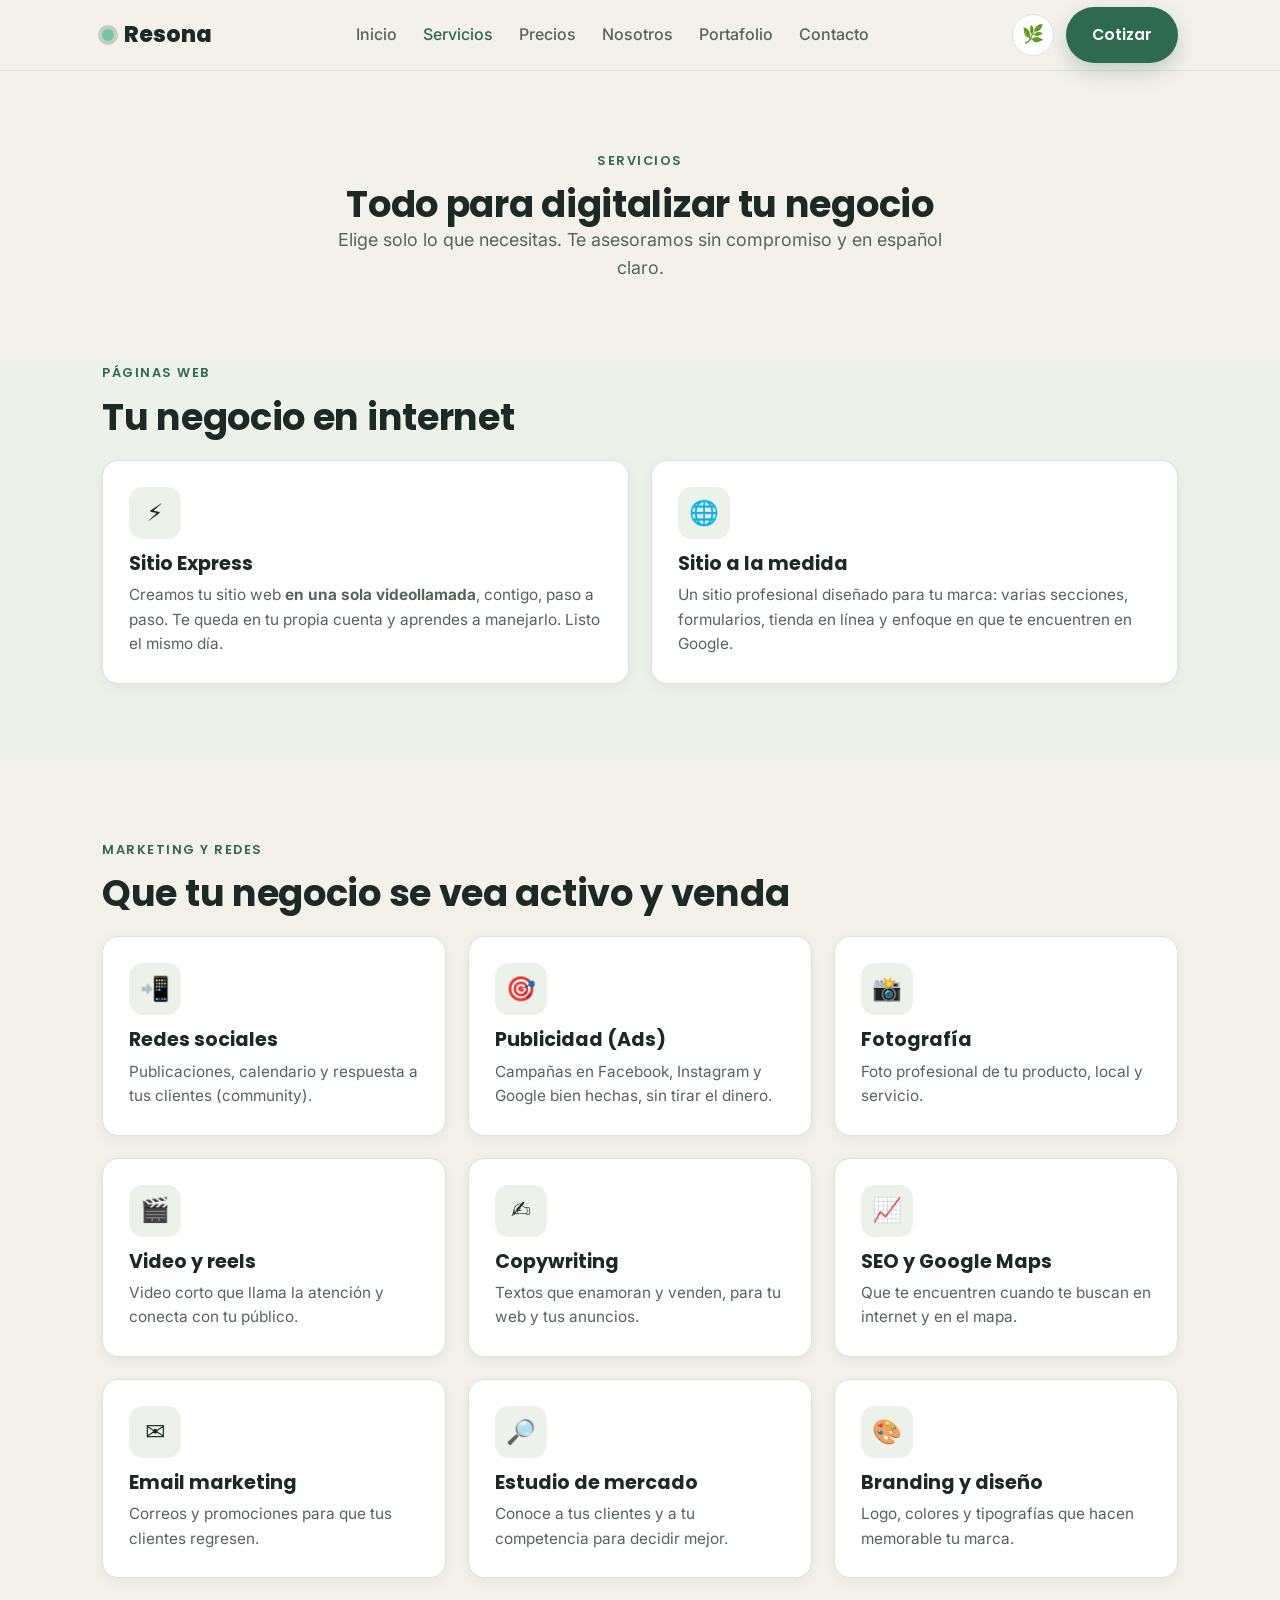
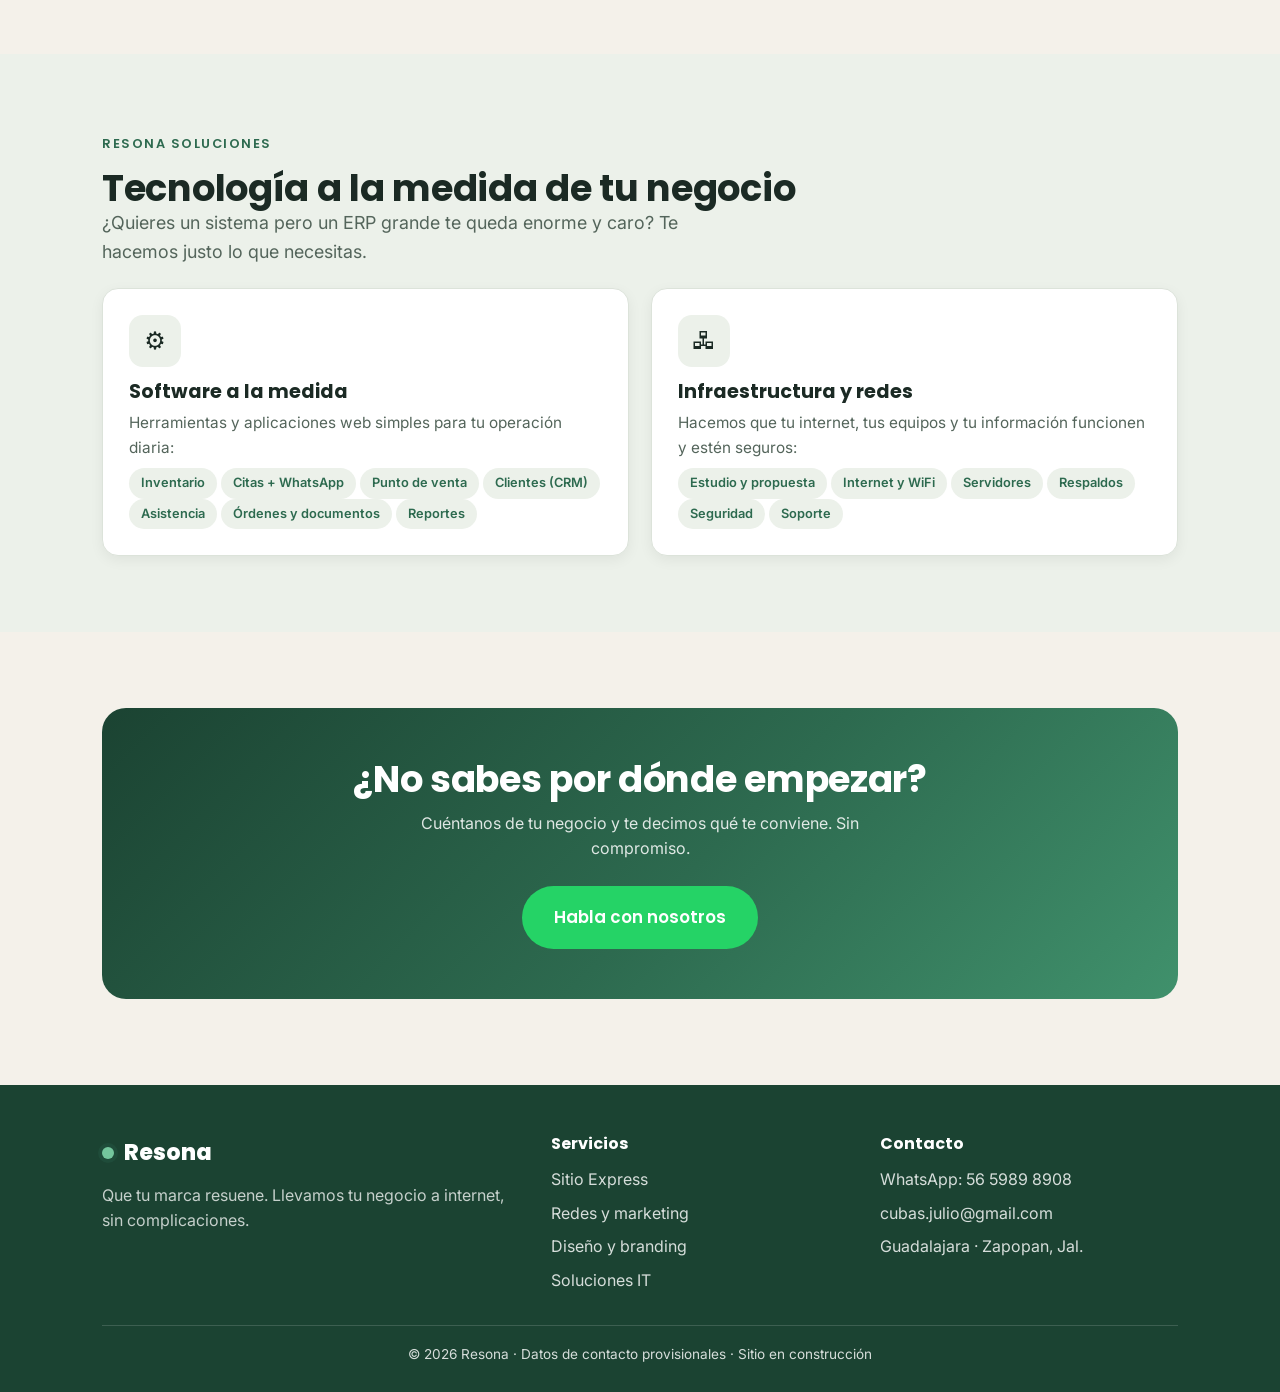
<file: servicios.html>
<!DOCTYPE html>
<html lang="es" data-theme="natural">
<head>
  <meta charset="utf-8">
  <meta name="viewport" content="width=device-width, initial-scale=1">
  <title>Servicios · Resona</title>
  <meta name="description" content="Sitios web, redes sociales, diseño, fotografía, video y soluciones de TI a la medida para tu negocio.">
  <link rel="preconnect" href="https://fonts.googleapis.com">
  <link rel="preconnect" href="https://fonts.gstatic.com" crossorigin>
  <link href="https://fonts.googleapis.com/css2?family=Poppins:wght@500;600;700;800&family=Inter:wght@400;500;600&display=swap" rel="stylesheet">
  <link rel="stylesheet" href="css/styles.css">
</head>
<body>
  <header class="header">
    <div class="container nav">
      <a href="index.html" class="brand"><span class="dot"></span>Resona</a>
      <ul class="nav-links" id="navLinks">
        <li><a href="index.html">Inicio</a></li>
        <li><a href="servicios.html" class="active">Servicios</a></li>
        <li><a href="servicios-paquetes.html">Precios</a></li>
        <li><a href="nosotros.html">Nosotros</a></li>
        <li><a href="portafolio.html">Portafolio</a></li>
        <li><a href="contacto.html">Contacto</a></li>
      </ul>
      <div class="nav-actions">
        <button class="theme-toggle" id="themeToggle" title="Cambiar color" aria-label="Cambiar color">🌿</button>
        <a href="contacto.html" class="btn btn--primary">Cotizar</a>
        <button class="menu-btn" id="menuBtn" aria-label="Menú">☰</button>
      </div>
    </div>
  </header>

  <section class="section">
    <div class="container center">
      <span class="eyebrow">Servicios</span>
      <h2>Todo para digitalizar tu negocio</h2>
      <p class="lead">Elige solo lo que necesitas. Te asesoramos sin compromiso y en español claro.</p>
    </div>
  </section>

  <!-- SITIOS WEB -->
  <section class="section section--tint" style="padding-top:0">
    <div class="container">
      <span class="eyebrow">Páginas web</span><h2>Tu negocio en internet</h2>
      <div class="grid grid-2 mt">
        <div class="card"><div class="ico">⚡</div><h3>Sitio Express</h3><p>Creamos tu sitio web <b>en una sola videollamada</b>, contigo, paso a paso. Te queda en tu propia cuenta y aprendes a manejarlo. Listo el mismo día.</p></div>
        <div class="card"><div class="ico">🌐</div><h3>Sitio a la medida</h3><p>Un sitio profesional diseñado para tu marca: varias secciones, formularios, tienda en línea y enfoque en que te encuentren en Google.</p></div>
      </div>
    </div>
  </section>

  <!-- MARKETING -->
  <section class="section">
    <div class="container">
      <span class="eyebrow">Marketing y redes</span><h2>Que tu negocio se vea activo y venda</h2>
      <div class="grid grid-3 mt">
        <div class="card"><div class="ico">📲</div><h3>Redes sociales</h3><p>Publicaciones, calendario y respuesta a tus clientes (community).</p></div>
        <div class="card"><div class="ico">🎯</div><h3>Publicidad (Ads)</h3><p>Campañas en Facebook, Instagram y Google bien hechas, sin tirar el dinero.</p></div>
        <div class="card"><div class="ico">📸</div><h3>Fotografía</h3><p>Foto profesional de tu producto, local y servicio.</p></div>
        <div class="card"><div class="ico">🎬</div><h3>Video y reels</h3><p>Video corto que llama la atención y conecta con tu público.</p></div>
        <div class="card"><div class="ico">✍️</div><h3>Copywriting</h3><p>Textos que enamoran y venden, para tu web y tus anuncios.</p></div>
        <div class="card"><div class="ico">📈</div><h3>SEO y Google Maps</h3><p>Que te encuentren cuando te buscan en internet y en el mapa.</p></div>
        <div class="card"><div class="ico">✉️</div><h3>Email marketing</h3><p>Correos y promociones para que tus clientes regresen.</p></div>
        <div class="card"><div class="ico">🔎</div><h3>Estudio de mercado</h3><p>Conoce a tus clientes y a tu competencia para decidir mejor.</p></div>
        <div class="card"><div class="ico">🎨</div><h3>Branding y diseño</h3><p>Logo, colores y tipografías que hacen memorable tu marca.</p></div>
      </div>
    </div>
  </section>

  <!-- SOLUCIONES IT -->
  <section class="section section--tint">
    <div class="container">
      <span class="eyebrow">Resona Soluciones</span><h2>Tecnología a la medida de tu negocio</h2>
      <p class="lead">¿Quieres un sistema pero un ERP grande te queda enorme y caro? Te hacemos justo lo que necesitas.</p>
      <div class="grid grid-2 mt">
        <div class="card">
          <div class="ico">⚙️</div><h3>Software a la medida</h3>
          <p>Herramientas y aplicaciones web simples para tu operación diaria:</p>
          <p style="margin-top:8px"><span class="badge">Inventario</span> <span class="badge">Citas + WhatsApp</span> <span class="badge">Punto de venta</span> <span class="badge">Clientes (CRM)</span> <span class="badge">Asistencia</span> <span class="badge">Órdenes y documentos</span> <span class="badge">Reportes</span></p>
        </div>
        <div class="card">
          <div class="ico">🖧</div><h3>Infraestructura y redes</h3>
          <p>Hacemos que tu internet, tus equipos y tu información funcionen y estén seguros:</p>
          <p style="margin-top:8px"><span class="badge">Estudio y propuesta</span> <span class="badge">Internet y WiFi</span> <span class="badge">Servidores</span> <span class="badge">Respaldos</span> <span class="badge">Seguridad</span> <span class="badge">Soporte</span></p>
        </div>
      </div>
    </div>
  </section>

  <section class="section">
    <div class="container">
      <div class="cta-band">
        <h2>¿No sabes por dónde empezar?</h2>
        <p>Cuéntanos de tu negocio y te decimos qué te conviene. Sin compromiso.</p>
        <a href="https://wa.me/525659898908?text=Hola%20Resona,%20quiero%20asesor%C3%ADa" class="btn btn--wa btn--lg">Habla con nosotros</a>
      </div>
    </div>
  </section>

  <footer class="footer">
    <div class="container">
      <div class="footer-grid">
        <div><div class="brand"><span class="dot"></span>Resona</div><p style="color:rgba(255,255,255,.75)">Que tu marca resuene. Llevamos tu negocio a internet, sin complicaciones.</p></div>
        <div><h4>Servicios</h4><ul><li><a href="servicios.html">Sitio Express</a></li><li><a href="servicios.html">Redes y marketing</a></li><li><a href="servicios.html">Diseño y branding</a></li><li><a href="servicios.html">Soluciones IT</a></li></ul></div>
        <div><h4>Contacto</h4><ul><li><a href="https://wa.me/525659898908">WhatsApp: 56 5989 8908</a></li><li><a href="mailto:cubas.julio@gmail.com">cubas.julio@gmail.com</a></li><li>Guadalajara · Zapopan, Jal.</li></ul></div>
      </div>
      <div class="footer-bottom">© 2026 Resona · Datos de contacto provisionales · Sitio en construcción</div>
    </div>
  </footer>
  <script src="js/main.js"></script>
</body>
</html>
</file>
<file: css/styles.css>
/* =========================================================
   RESONA — Estilos base + sistema de 2 temas (CSS variables)
   Tema por defecto: Natural (verde).  Alterno: Resonancia (índigo).
   Cambia el tema con el atributo  <html data-theme="resonancia">
   ========================================================= */

/* ---------- Tema NATURAL (verde) — por defecto ---------- */
:root,
[data-theme="natural"] {
  --bg:        #F4F1EA;   /* arena */
  --surface:   #FFFFFF;
  --surface-2: #ECF1EA;
  --text:      #1B2A24;   /* verde muy oscuro */
  --muted:     #54655B;
  --primary:   #2D6A4F;   /* verde salvia/bosque */
  --primary-d: #1B4332;   /* verde bosque profundo */
  --accent:    #74C69D;   /* verde fresco */
  --accent-2:  #C97B5A;   /* terracota cálido */
  --border:    #DCE3DA;
  --ring:      rgba(45,106,79,.25);
  --hero-grad: linear-gradient(135deg, #1B4332 0%, #2D6A4F 55%, #40916C 100%);
}

/* ---------- Tema RESONANCIA (índigo/violeta) ---------- */
[data-theme="resonancia"] {
  --bg:        #F8FAFC;
  --surface:   #FFFFFF;
  --surface-2: #EEF0FB;
  --text:      #14152B;
  --muted:     #56597A;
  --primary:   #4338CA;   /* índigo */
  --primary-d: #312E81;
  --accent:    #22D3EE;   /* cian eléctrico */
  --accent-2:  #7C3AED;   /* violeta */
  --border:    #E2E5F2;
  --ring:      rgba(67,56,202,.25);
  --hero-grad: linear-gradient(135deg, #312E81 0%, #4338CA 55%, #7C3AED 100%);
}

/* ---------- Tokens compartidos ---------- */
:root {
  --container: 1120px;
  --radius:   16px;
  --radius-s: 10px;
  --shadow:   0 10px 30px rgba(0,0,0,.08);
  --shadow-s: 0 4px 14px rgba(0,0,0,.06);
  --font-head: "Poppins", system-ui, -apple-system, "Segoe UI", Roboto, sans-serif;
  --font-body: "Inter", system-ui, -apple-system, "Segoe UI", Roboto, sans-serif;
  --t: .25s ease;
}

* { box-sizing: border-box; margin: 0; padding: 0; }
html { scroll-behavior: smooth; }
body {
  font-family: var(--font-body);
  color: var(--text);
  background: var(--bg);
  line-height: 1.6;
  -webkit-font-smoothing: antialiased;
  transition: background var(--t), color var(--t);
}
img { max-width: 100%; display: block; }
a { color: inherit; text-decoration: none; }
h1,h2,h3,h4 { font-family: var(--font-head); line-height: 1.15; font-weight: 700; color: var(--text); }
h1 { font-size: clamp(2.1rem, 5vw, 3.4rem); letter-spacing: -.5px; }
h2 { font-size: clamp(1.6rem, 3.5vw, 2.3rem); letter-spacing: -.3px; }
h3 { font-size: 1.2rem; }
p  { color: var(--muted); }

.container { width: 100%; max-width: var(--container); margin: 0 auto; padding: 0 22px; }
.section { padding: 76px 0; }
.section--tint { background: var(--surface-2); }
.center { text-align: center; }
.lead { font-size: 1.12rem; max-width: 640px; }
.center .lead { margin-inline: auto; }
.eyebrow {
  display: inline-block; font-family: var(--font-head); font-weight: 600;
  font-size: .8rem; letter-spacing: 1.5px; text-transform: uppercase;
  color: var(--primary); margin-bottom: 12px;
}

/* ---------- Botones ---------- */
.btn {
  display: inline-flex; align-items: center; gap: 8px;
  font-family: var(--font-head); font-weight: 600; font-size: .98rem;
  padding: 13px 24px; border-radius: 999px; border: 2px solid transparent;
  cursor: pointer; transition: transform var(--t), box-shadow var(--t), background var(--t), color var(--t);
}
.btn:hover { transform: translateY(-2px); }
.btn--primary { background: var(--primary); color: #fff; box-shadow: 0 8px 20px var(--ring); }
.btn--primary:hover { background: var(--primary-d); }
.btn--ghost { background: transparent; color: var(--text); border-color: var(--border); }
.btn--ghost:hover { border-color: var(--primary); color: var(--primary); }
.btn--wa { background: #25D366; color: #fff; }
.btn--lg { padding: 16px 30px; font-size: 1.05rem; }

/* ---------- Header / Nav ---------- */
.header {
  position: sticky; top: 0; z-index: 50;
  background: color-mix(in srgb, var(--bg) 88%, transparent);
  backdrop-filter: blur(10px);
  border-bottom: 1px solid var(--border);
}
.nav { display: flex; align-items: center; justify-content: space-between; height: 70px; }
.brand { display: flex; align-items: center; gap: 10px; font-family: var(--font-head); font-weight: 800; font-size: 1.4rem; color: var(--text); }
.brand .dot { width: 12px; height: 12px; border-radius: 50%; background: var(--accent); box-shadow: 0 0 0 4px var(--ring); }
.nav-links { display: flex; align-items: center; gap: 26px; list-style: none; }
.nav-links a { font-weight: 500; color: var(--muted); transition: color var(--t); }
.nav-links a:hover, .nav-links a.active { color: var(--primary); }
.nav-actions { display: flex; align-items: center; gap: 12px; }
.theme-toggle {
  width: 42px; height: 42px; border-radius: 50%; border: 1px solid var(--border);
  background: var(--surface); cursor: pointer; font-size: 1.1rem; line-height: 1;
  display: grid; place-items: center; transition: transform var(--t), border-color var(--t);
}
.theme-toggle:hover { transform: rotate(20deg); border-color: var(--primary); }
.menu-btn { display: none; width: 42px; height: 42px; border: 1px solid var(--border); background: var(--surface); border-radius: 10px; cursor: pointer; font-size: 1.3rem; }

/* ---------- Hero ---------- */
.hero { padding: 70px 0 60px; }
.hero-grid { display: grid; grid-template-columns: 1.1fr .9fr; gap: 48px; align-items: center; }
.hero h1 span { color: var(--primary); }
.hero p { font-size: 1.15rem; margin: 18px 0 28px; max-width: 520px; }
.hero-cta { display: flex; gap: 14px; flex-wrap: wrap; }
.hero-art {
  aspect-ratio: 1/1; border-radius: 28px; background: var(--hero-grad);
  display: grid; place-items: center; color: #fff; box-shadow: var(--shadow);
  position: relative; overflow: hidden;
}
.hero-art .wave { font-size: clamp(4rem, 12vw, 8rem); font-family: var(--font-head); font-weight: 800; opacity: .95; }
.hero-art::after { content:""; position:absolute; inset:0; background: radial-gradient(circle at 30% 20%, rgba(255,255,255,.25), transparent 45%); }
.trust { display:flex; gap: 22px; flex-wrap:wrap; margin-top: 26px; color: var(--muted); font-size: .9rem; }
.trust b { color: var(--text); }

/* ---------- Grids / Cards ---------- */
.grid { display: grid; gap: 22px; }
.grid-3 { grid-template-columns: repeat(3, 1fr); }
.grid-2 { grid-template-columns: repeat(2, 1fr); }
.card {
  background: var(--surface); border: 1px solid var(--border); border-radius: var(--radius);
  padding: 26px; box-shadow: var(--shadow-s); transition: transform var(--t), box-shadow var(--t);
}
.card:hover { transform: translateY(-4px); box-shadow: var(--shadow); }
.card .ico { width: 52px; height: 52px; border-radius: 14px; display: grid; place-items: center; font-size: 1.5rem; background: var(--surface-2); margin-bottom: 14px; }
.card h3 { margin-bottom: 8px; }
.card p { font-size: .96rem; }

/* ---------- Pasos ---------- */
.steps { counter-reset: step; }
.step { position: relative; padding-left: 56px; }
.step::before {
  counter-increment: step; content: counter(step);
  position: absolute; left: 0; top: 0; width: 40px; height: 40px; border-radius: 50%;
  background: var(--primary); color: #fff; font-family: var(--font-head); font-weight: 700;
  display: grid; place-items: center;
}

/* ---------- Precios ---------- */
.price-grid { display: grid; grid-template-columns: repeat(3,1fr); gap: 22px; align-items: stretch; }
.plan { background: var(--surface); border: 1px solid var(--border); border-radius: var(--radius); padding: 30px 26px; display: flex; flex-direction: column; }
.plan.featured { border-color: var(--primary); box-shadow: 0 12px 34px var(--ring); position: relative; }
.plan.featured .tag { position: absolute; top: -13px; left: 50%; transform: translateX(-50%); background: var(--primary); color:#fff; font-size:.72rem; font-weight:700; letter-spacing:1px; padding: 5px 14px; border-radius: 999px; text-transform: uppercase; }
.plan h3 { font-size: 1.3rem; }
.price { font-family: var(--font-head); font-weight: 800; font-size: 2.1rem; color: var(--text); margin: 10px 0 2px; }
.price small { font-size: .9rem; font-weight: 500; color: var(--muted); }
.plan ul { list-style: none; margin: 18px 0 24px; display: grid; gap: 9px; }
.plan li { padding-left: 26px; position: relative; font-size: .95rem; color: var(--text); }
.plan li::before { content: "✓"; position: absolute; left: 0; color: var(--primary); font-weight: 700; }
.plan li.no { color: var(--muted); }
.plan li.no::before { content: "–"; color: var(--muted); }
.plan .btn { margin-top: auto; }

.pricetable { width: 100%; border-collapse: collapse; background: var(--surface); border-radius: var(--radius); overflow: hidden; box-shadow: var(--shadow-s); }
.pricetable th, .pricetable td { padding: 14px 16px; text-align: left; border-bottom: 1px solid var(--border); font-size: .95rem; }
.pricetable th { background: var(--surface-2); font-family: var(--font-head); }
.pricetable td.num { font-weight: 700; color: var(--primary); white-space: nowrap; }

.note { font-size: .86rem; color: var(--muted); margin-top: 14px; }

/* ---------- Equipo ---------- */
.member { text-align: center; }
.avatar { width: 96px; height: 96px; border-radius: 50%; margin: 0 auto 14px; display:grid; place-items:center; font-family: var(--font-head); font-weight:800; font-size: 2rem; color:#fff; background: var(--hero-grad); }
.member .role { color: var(--primary); font-weight: 600; font-size: .9rem; }

/* ---------- CTA band ---------- */
.cta-band { background: var(--hero-grad); color: #fff; border-radius: 24px; padding: 50px 40px; text-align: center; }
.cta-band h2 { color: #fff; }
.cta-band p { color: rgba(255,255,255,.85); margin: 10px auto 24px; max-width: 520px; }

/* ---------- Footer ---------- */
.footer { background: var(--primary-d); color: rgba(255,255,255,.82); padding: 50px 0 26px; margin-top: 10px; }
.footer a { color: rgba(255,255,255,.82); }
.footer a:hover { color: #fff; }
.footer-grid { display: grid; grid-template-columns: 1.4fr 1fr 1fr; gap: 32px; }
.footer h4 { color: #fff; margin-bottom: 14px; font-size: 1rem; }
.footer ul { list-style: none; display: grid; gap: 8px; }
.footer .brand { color: #fff; margin-bottom: 12px; }
.footer-bottom { border-top: 1px solid rgba(255,255,255,.15); margin-top: 32px; padding-top: 18px; font-size: .85rem; text-align: center; }

/* ---------- Utilidades ---------- */
.mt-s{margin-top:10px}.mt{margin-top:22px}.mb{margin-bottom:22px}
.badge{display:inline-block;background:var(--surface-2);color:var(--primary);font-weight:600;font-size:.8rem;padding:5px 12px;border-radius:999px}
.placeholder-box{border:2px dashed var(--border);border-radius:var(--radius);padding:40px;text-align:center;color:var(--muted)}

/* ---------- Responsive ---------- */
@media (max-width: 860px){
  .nav-links{ position: fixed; inset: 70px 0 auto 0; background: var(--surface); flex-direction: column; gap: 0; padding: 8px 0; border-bottom: 1px solid var(--border); transform: translateY(-130%); transition: transform var(--t); }
  .nav-links.open{ transform: translateY(0); }
  .nav-links li{ width:100%; text-align:center; }
  .nav-links a{ display:block; padding: 14px; }
  .menu-btn{ display:block; }
  .hero-grid{ grid-template-columns: 1fr; } .hero-art{ order:-1; max-width:340px; margin:0 auto; }
  .grid-3,.grid-2,.price-grid{ grid-template-columns: 1fr; }
  .footer-grid{ grid-template-columns: 1fr; }
}
</file>
